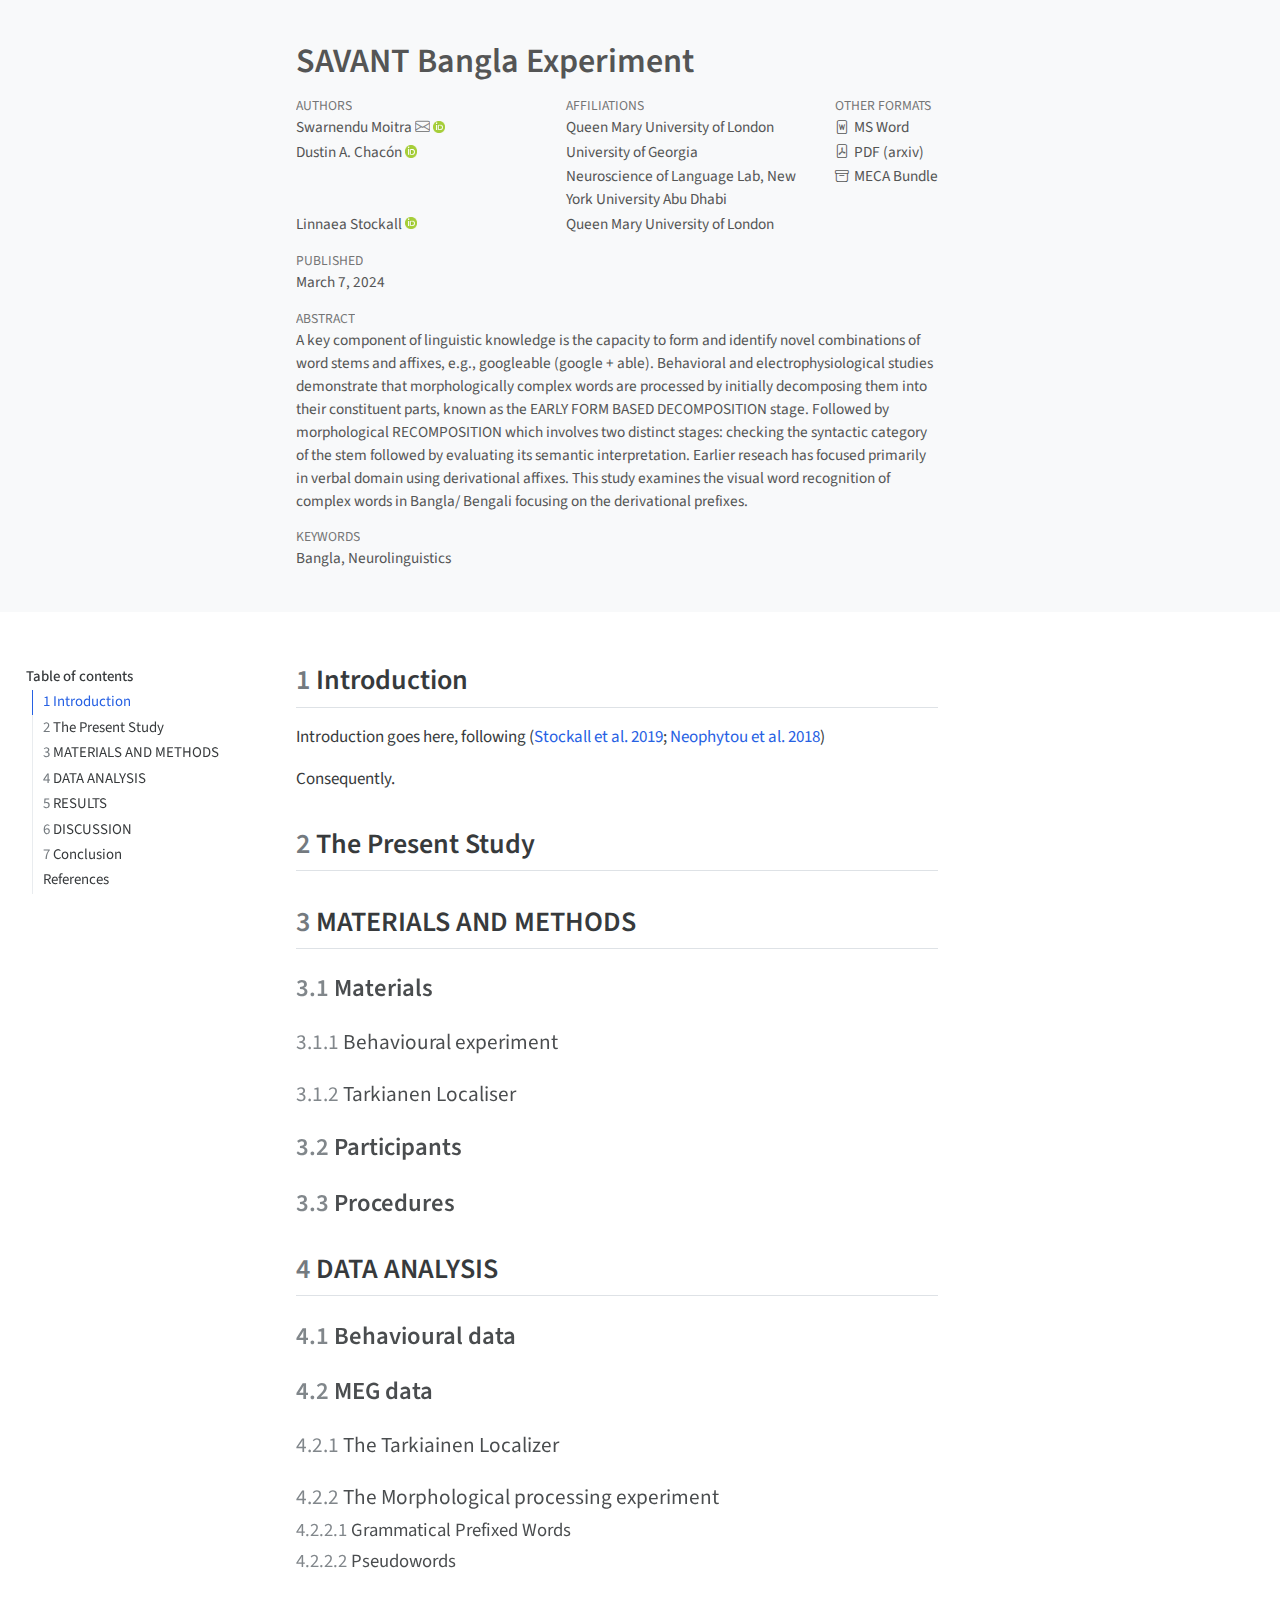
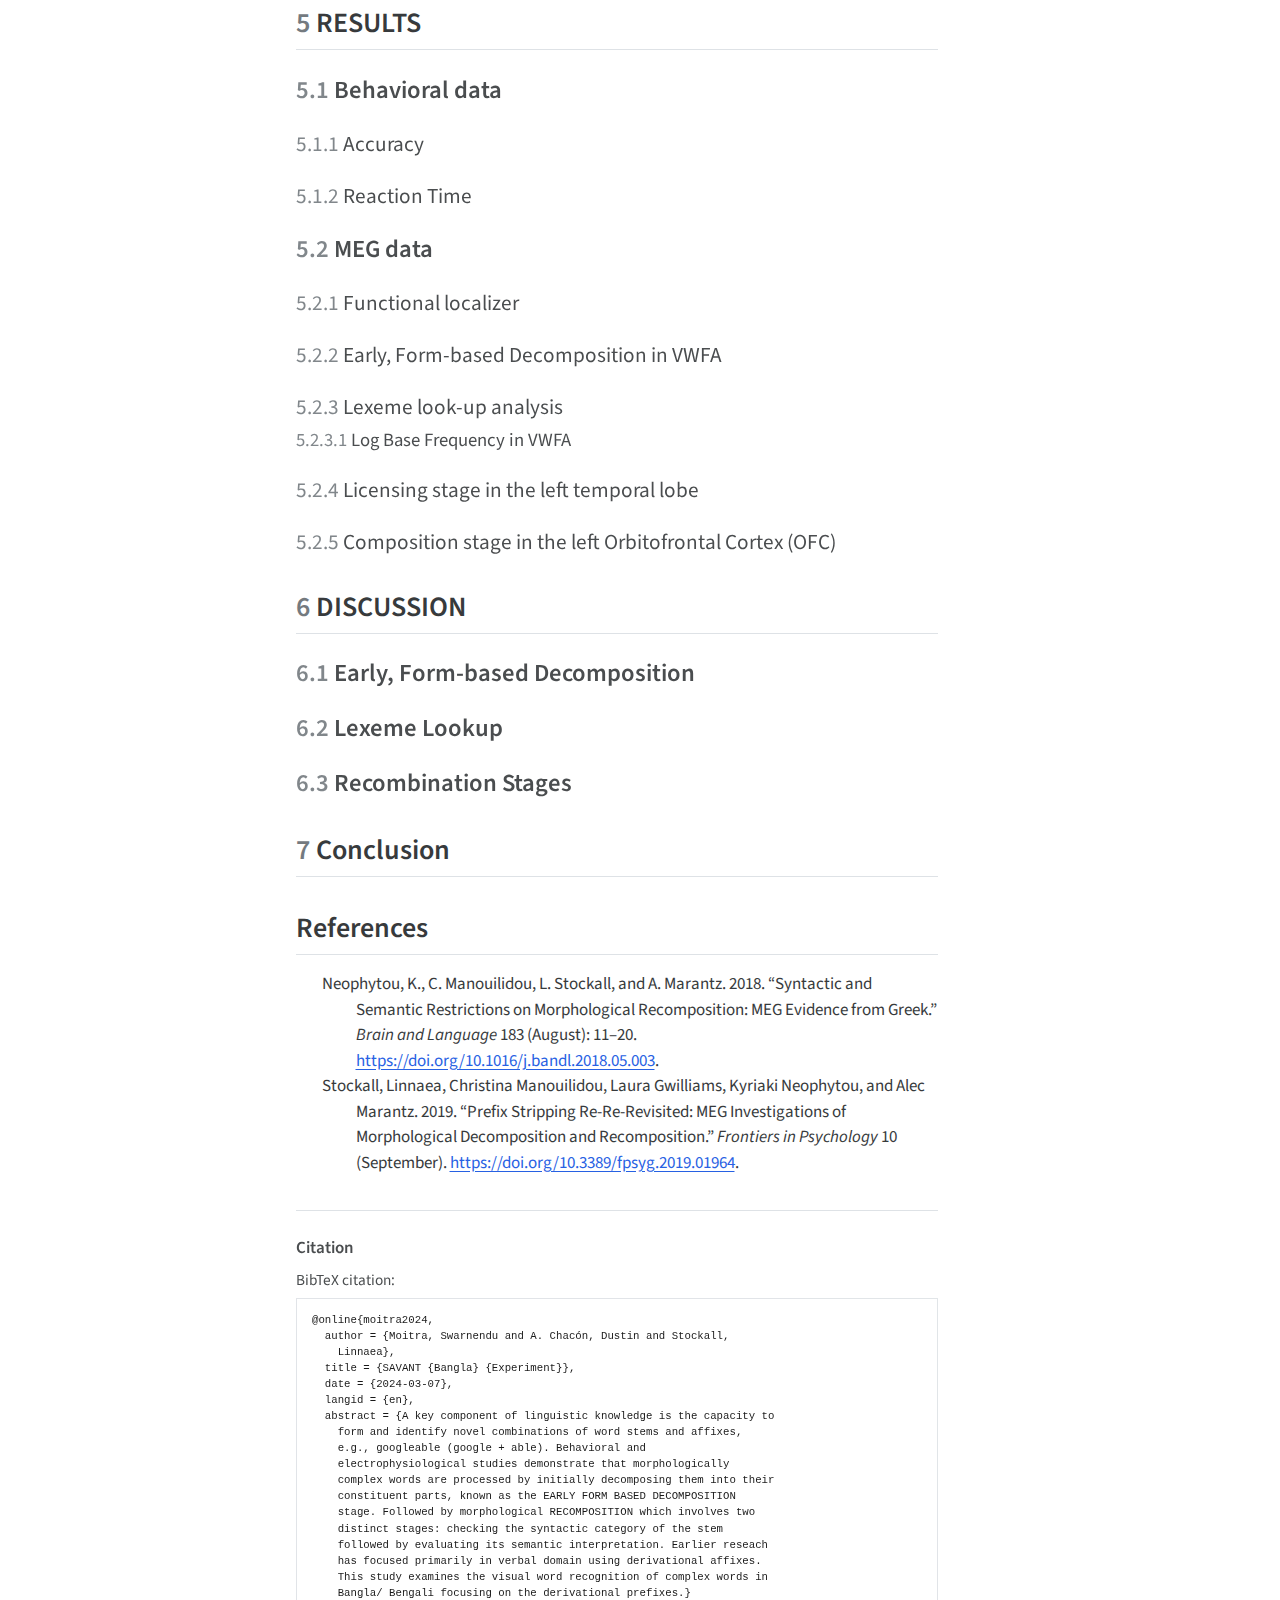
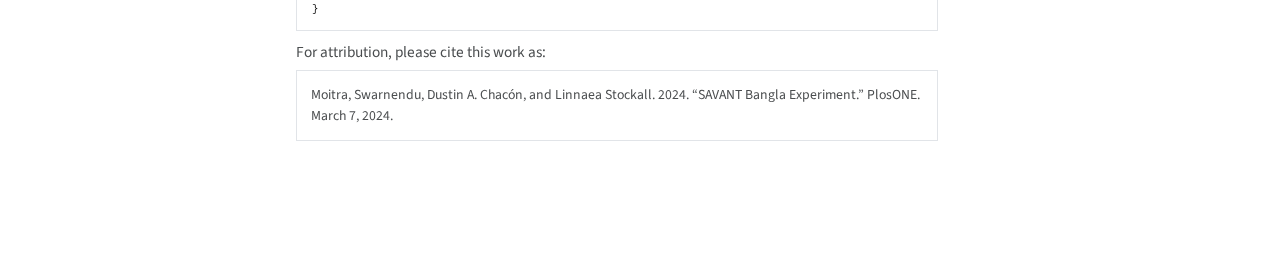
<file: index.html>
<!DOCTYPE html>
<html xmlns="http://www.w3.org/1999/xhtml" lang="en" xml:lang="en"><head>

<meta charset="utf-8">
<meta name="generator" content="quarto-1.4.549">

<meta name="viewport" content="width=device-width, initial-scale=1.0, user-scalable=yes">

<meta name="author" content="Swarnendu Moitra">
<meta name="author" content="Dustin A. Chacón">
<meta name="author" content="Linnaea Stockall">
<meta name="dcterms.date" content="2024-03-07">
<meta name="keywords" content="Bangla, Neurolinguistics">

<title>SAVANT Bangla Experiment</title>
<style>
code{white-space: pre-wrap;}
span.smallcaps{font-variant: small-caps;}
div.columns{display: flex; gap: min(4vw, 1.5em);}
div.column{flex: auto; overflow-x: auto;}
div.hanging-indent{margin-left: 1.5em; text-indent: -1.5em;}
ul.task-list{list-style: none;}
ul.task-list li input[type="checkbox"] {
  width: 0.8em;
  margin: 0 0.8em 0.2em -1em; /* quarto-specific, see https://github.com/quarto-dev/quarto-cli/issues/4556 */ 
  vertical-align: middle;
}
/* CSS for citations */
div.csl-bib-body { }
div.csl-entry {
  clear: both;
  margin-bottom: 0em;
}
.hanging-indent div.csl-entry {
  margin-left:2em;
  text-indent:-2em;
}
div.csl-left-margin {
  min-width:2em;
  float:left;
}
div.csl-right-inline {
  margin-left:2em;
  padding-left:1em;
}
div.csl-indent {
  margin-left: 2em;
}</style>


<script src="site_libs/clipboard/clipboard.min.js"></script>
<script src="site_libs/quarto-html/quarto.js"></script>
<script src="site_libs/quarto-html/popper.min.js"></script>
<script src="site_libs/quarto-html/tippy.umd.min.js"></script>
<script src="site_libs/quarto-html/anchor.min.js"></script>
<link href="site_libs/quarto-html/tippy.css" rel="stylesheet">
<link href="site_libs/quarto-html/quarto-syntax-highlighting.css" rel="stylesheet" id="quarto-text-highlighting-styles">
<script src="site_libs/bootstrap/bootstrap.min.js"></script>
<link href="site_libs/bootstrap/bootstrap-icons.css" rel="stylesheet">
<link href="site_libs/bootstrap/bootstrap.min.css" rel="stylesheet" id="quarto-bootstrap" data-mode="light">
<script async="" src="https://hypothes.is/embed.js"></script>
<script>
  window.document.addEventListener("DOMContentLoaded", function (_event) {
    document.body.classList.add('hypothesis-enabled');
  });
</script>


<meta name="citation_title" content="SAVANT Bangla Experiment">
<meta name="citation_abstract" content="A key component of linguistic knowledge is the capacity to form and identify novel combinations of word stems and affixes, e.g., googleable (google + able). Behavioral and electrophysiological studies demonstrate that morphologically complex words are processed by initially decomposing them into their constituent parts, known as the EARLY FORM BASED DECOMPOSITION stage. Followed by morphological RECOMPOSITION which involves two distinct stages: checking the syntactic category of the stem followed by evaluating its semantic interpretation. Earlier reseach has focused primarily in verbal domain using derivational affixes. This study examines the visual word recognition of complex words in Bangla/ Bengali focusing on the derivational prefixes.
">
<meta name="citation_keywords" content="Bangla,Neurolinguistics">
<meta name="citation_author" content="Swarnendu Moitra">
<meta name="citation_author" content="Dustin A. Chacón">
<meta name="citation_author" content="Linnaea Stockall">
<meta name="citation_publication_date" content="2024-03-07">
<meta name="citation_cover_date" content="2024-03-07">
<meta name="citation_year" content="2024">
<meta name="citation_online_date" content="2024-03-07">
<meta name="citation_language" content="en">
<meta name="citation_journal_title" content="PlosONE">
<meta name="citation_reference" content="citation_title=Strategies for the development of volcanic hazard maps in monogenetic volcanic fields: The example of La Palma (Canary Islands);,citation_author=José Marrero;,citation_author=Alicia García;,citation_author=Manuel Berrocoso;,citation_author=Ángeles Llinares;,citation_author=Antonio Rodríguez-Losada;,citation_author=R. Ortiz;,citation_publication_date=2019-07;,citation_cover_date=2019-07;,citation_year=2019;,citation_doi=10.1186/s13617-019-0085-5;,citation_volume=8;,citation_journal_title=Journal of Applied Volcanology;">
<meta name="citation_reference" content="citation_title=Modeling morphological processing;,citation_author=Robert Schreuder;,citation_author=R Harald Baayen;,citation_publication_date=1995;,citation_cover_date=1995;,citation_year=1995;,citation_volume=2;,citation_journal_title=Morphological aspects of language processing;,citation_publisher=Erlbaum, Hillsdale, NJ;">
<meta name="citation_reference" content="citation_title=A visual M170 effect of morphological complexity;,citation_author=Eytan Zweig;,citation_author=Liina Pylkkänen;,citation_publication_date=2009-04;,citation_cover_date=2009-04;,citation_year=2009;,citation_doi=10.1080/01690960802180420;,citation_volume=24;,citation_journal_title=Language and Cognitive Processes;">
<meta name="citation_reference" content="citation_title=Early form based morphological decomposition in tagalog: MEG evidence from reduplication, infixation and circumfixation;,citation_author=Samantha Wray;,citation_author=Linnaea Stockall;,citation_author=Alec Marantz;,citation_publication_date=2021-12;,citation_cover_date=2021-12;,citation_year=2021;,citation_doi=10.1162/nol_a_00062;,citation_volume=3;,citation_journal_title=Neurobiology of Language;">
<meta name="citation_reference" content="citation_title=Real-time functional architecture of visual word recognition;,citation_author=Caroline Whiting;,citation_author=Yury Shtyrov;,citation_author=William Marslen-Wilson;,citation_publication_date=2015-02;,citation_cover_date=2015-02;,citation_year=2015;,citation_doi=10.1162/jocn_a_00699;,citation_volume=27;,citation_journal_title=Journal of Cognitive Neuroscience;">
<meta name="citation_reference" content="citation_title=Dynamics of letter string perception in the human occipitotemporal cortex;,citation_author=A. Tarkiainen;,citation_author=P. Helenius;,citation_author=P. C. Hansen;,citation_author=P. L. Cornelissen;,citation_author=R. Salmelin;,citation_publication_date=1999-11;,citation_cover_date=1999-11;,citation_year=1999;,citation_doi=10.1093/brain/122.11.2119;,citation_volume=122;,citation_journal_title=Brain;">
<meta name="citation_reference" content="citation_title=Lexical storage and retrieval of prefixed words;,citation_author=Marcus Taft;,citation_author=Kenneth I. Forster;,citation_publication_date=1975-12;,citation_cover_date=1975-12;,citation_year=1975;,citation_doi=10.1016/s0022-5371(75)80051-x;,citation_volume=14;,citation_journal_title=Journal of Verbal Learning and Verbal Behavior;">
<meta name="citation_reference" content="citation_title=Morphological decomposition and the reverse base frequency effect;,citation_author=Marcus Taft;,citation_publication_date=2004-05;,citation_cover_date=2004-05;,citation_year=2004;,citation_doi=10.1080/02724980343000477;,citation_volume=57;,citation_journal_title=The Quarterly Journal of Experimental Psychology Section A;">
<meta name="citation_reference" content="citation_title=A sticky stick? The locus of morphological representation in the lexicon;,citation_author=Marcus Taft;,citation_author=Minh Nguyen-Hoan;,citation_publication_date=2010-02;,citation_cover_date=2010-02;,citation_year=2010;,citation_doi=10.1080/01690960903043261;,citation_volume=25;,citation_journal_title=Language and Cognitive Processes;">
<meta name="citation_reference" content="citation_title=Evidence for early morphological decomposition in visual word recognition;,citation_author=Olla Solomyak;,citation_author=Alec Marantz;,citation_publication_date=2010-09;,citation_cover_date=2010-09;,citation_year=2010;,citation_doi=10.1162/jocn.2009.21296;,citation_volume=22;,citation_journal_title=Journal of Cognitive Neuroscience;">
<meta name="citation_reference" content="citation_title=A single route, full decomposition model of morphological complexity: MEG evidence;,citation_author=Linnaea Stockall;,citation_author=Alec Marantz;,citation_publication_date=2006;,citation_cover_date=2006;,citation_year=2006;,citation_doi=10.1075/ml.1.1.07sto;,citation_volume=1;,citation_journal_title=The Mental Lexicon;">
<meta name="citation_reference" content="citation_title=Prefix stripping re-re-revisited: MEG investigations of morphological decomposition and recomposition;,citation_author=Linnaea Stockall;,citation_author=Christina Manouilidou;,citation_author=Laura Gwilliams;,citation_author=Kyriaki Neophytou;,citation_author=Alec Marantz;,citation_publication_date=2019-09;,citation_cover_date=2019-09;,citation_year=2019;,citation_doi=10.3389/fpsyg.2019.01964;,citation_volume=10;,citation_journal_title=Frontiers in Psychology;">
<meta name="citation_reference" content="citation_title=Threshold-free cluster enhancement: Addressing problems of smoothing, threshold dependence and localisation in cluster inference;,citation_author=S Smith;,citation_author=T Nichols;,citation_publication_date=2009-01;,citation_cover_date=2009-01;,citation_year=2009;,citation_doi=10.1016/j.neuroimage.2008.03.061;,citation_volume=44;,citation_journal_title=NeuroImage;">
<meta name="citation_reference" content="citation_title=The broth in my brother’s brothel: Morpho-orthographic segmentation in visual word recognition;,citation_author=Kathleen Rastle;,citation_author=Matthew H. Davis;,citation_author=Boris New;,citation_publication_date=2004-12;,citation_cover_date=2004-12;,citation_year=2004;,citation_doi=10.3758/bf03196742;,citation_volume=11;,citation_journal_title=Psychonomic Bulletin &amp;amp;amp; Review;">
<meta name="citation_reference" content="citation_title=Morphological decomposition based on the analysis of orthography;,citation_author=Kathleen Rastle;,citation_author=Matthew H. Davis;,citation_publication_date=2008-11;,citation_cover_date=2008-11;,citation_year=2008;,citation_doi=10.1080/01690960802069730;,citation_volume=23;,citation_journal_title=Language and Cognitive Processes;">
<meta name="citation_reference" content="citation_title=Syntactic and semantic restrictions on morphological recomposition: MEG evidence from greek;,citation_author=K. Neophytou;,citation_author=C. Manouilidou;,citation_author=L. Stockall;,citation_author=A. Marantz;,citation_publication_date=2018-08;,citation_cover_date=2018-08;,citation_year=2018;,citation_doi=10.1016/j.bandl.2018.05.003;,citation_volume=183;,citation_journal_title=Brain and Language;">
<meta name="citation_reference" content="citation_title=Semantic transparency and masked morphological priming: An ERP investigation;,citation_author=Joanna Morris;,citation_author=Tiffany Frank;,citation_author=Jonathan Grainger;,citation_author=Phillip J. Holcomb;,citation_publication_date=2007-07;,citation_cover_date=2007-07;,citation_year=2007;,citation_doi=10.1111/j.1469-8986.2007.00538.x;,citation_volume=44;,citation_journal_title=Psychophysiology;">
<meta name="citation_reference" content="citation_title=An electrophysiological investigation of early effects of masked morphological priming;,citation_author=Joanna Morris;,citation_author=Jonathan Grainger;,citation_author=Phillip J. Holcomb;,citation_publication_date=2008-11;,citation_cover_date=2008-11;,citation_year=2008;,citation_doi=10.1080/01690960802299386;,citation_volume=23;,citation_journal_title=Language and Cognitive Processes;">
<meta name="citation_reference" content="citation_title=Effects of lexical status and morphological complexity in masked priming: An ERP study;,citation_author=Joanna Morris;,citation_author=James H. Porter;,citation_author=Jonathan Grainger;,citation_author=Phillip J. Holcomb;,citation_publication_date=2011-05;,citation_cover_date=2011-05;,citation_year=2011;,citation_doi=10.1080/01690965.2010.495482;,citation_volume=26;,citation_journal_title=Language and Cognitive Processes;">
<meta name="citation_reference" content="citation_title=Early, equivalent ERP masked priming effects for regular and irregular morphology;,citation_author=Joanna Morris;,citation_author=Linnaea Stockall;,citation_publication_date=2012-11;,citation_cover_date=2012-11;,citation_year=2012;,citation_doi=10.1016/j.bandl.2012.07.001;,citation_volume=123;,citation_journal_title=Brain and Language;">
<meta name="citation_reference" content="citation_title=Tracking the consequences of morpho-orthographic decomposition using ERPs;,citation_author=Joanna Morris;,citation_author=Jonathan Grainger;,citation_author=Phillip J. Holcomb;,citation_publication_date=2013-09;,citation_cover_date=2013-09;,citation_year=2013;,citation_doi=10.1016/j.brainres.2013.07.016;,citation_volume=1529;,citation_journal_title=Brain Research;">
<meta name="citation_reference" content="citation_title=Balancing type i error and power in linear mixed models;,citation_author=Hannes Matuschek;,citation_author=Reinhold Kliegl;,citation_author=Shravan Vasishth;,citation_author=Harald Baayen;,citation_author=Douglas Bates;,citation_publication_date=2017-06;,citation_cover_date=2017-06;,citation_year=2017;,citation_doi=10.1016/j.jml.2017.01.001;,citation_volume=94;,citation_journal_title=Journal of Memory and Language;">
<meta name="citation_reference" content="citation_title=Early decomposition in visual word recognition: Dissociating morphology, form, and meaning;,citation_author=William D. Marslen-Wilson;,citation_author=Mirjana Bozic;,citation_author=Billi Randall;,citation_publication_date=2008-04;,citation_cover_date=2008-04;,citation_year=2008;,citation_doi=10.1080/01690960701588004;,citation_volume=23;,citation_journal_title=Language and Cognitive Processes;">
<meta name="citation_reference" content="citation_title=Processing complex pseudo-words in mild cognitive impairment: The interaction of preserved morphological rule knowledge with compromised cognitive ability;,citation_author=Christina Manouilidou;,citation_author=Barbara Dolenc;,citation_author=Tatjana Marvin;,citation_author=Zvezdan Pirtošek;,citation_publication_date=2016-01;,citation_cover_date=2016-01;,citation_year=2016;,citation_doi=10.3109/02699206.2015.1102970;,citation_journal_title=Clinical Linguistics &amp;amp;amp; Phonetics;,citation_publisher=Taylor &amp;amp; Francis;">
<meta name="citation_reference" content="citation_title=Nonparametric statistical testing of EEG- and MEG-data;,citation_author=Eric Maris;,citation_author=Robert Oostenveld;,citation_publication_date=2007-08;,citation_cover_date=2007-08;,citation_year=2007;,citation_doi=10.1016/j.jneumeth.2007.03.024;,citation_volume=164;,citation_journal_title=Journal of Neuroscience Methods;">
<meta name="citation_reference" content="citation_title=The neural basis of obligatory decomposition of suffixed words;,citation_author=Gwyneth Lewis;,citation_author=Olla Solomyak;,citation_author=Alec Marantz;,citation_publication_date=2011-09;,citation_cover_date=2011-09;,citation_year=2011;,citation_doi=10.1016/j.bandl.2011.04.004;,citation_volume=118;,citation_journal_title=Brain and Language;">
<meta name="citation_reference" content="citation_title=Contrasting semantic versus inhibitory processing in the angular gyrus: An fMRI study;,citation_author=Gwyneth A Lewis;,citation_author=David Poeppel;,citation_author=Gregory L Murphy;,citation_publication_date=2018-05;,citation_cover_date=2018-05;,citation_year=2018;,citation_doi=10.1093/cercor/bhy118;,citation_volume=29;,citation_journal_title=Cerebral Cortex;">
<meta name="citation_reference" content="citation_title=Morphological processing in the brain: The good (inflection), the bad (derivation) and the ugly (compounding);,citation_author=Alina Leminen;,citation_author=Eva Smolka;,citation_author=Jon A. Duñabeitia;,citation_author=Christos Pliatsikas;,citation_publication_date=2019-07;,citation_cover_date=2019-07;,citation_year=2019;,citation_doi=10.1016/j.cortex.2018.08.016;,citation_volume=116;,citation_journal_title=Cortex;">
<meta name="citation_reference" content="citation_title=ERP evidence of morphological analysis from orthography: A masked priming study;,citation_author=Aureliu Lavric;,citation_author=Amanda Clapp;,citation_author=Kathleen Rastle;,citation_publication_date=2007-05;,citation_cover_date=2007-05;,citation_year=2007;,citation_doi=10.1162/jocn.2007.19.5.866;,citation_volume=19;,citation_journal_title=Journal of Cognitive Neuroscience;">
<meta name="citation_reference" content="citation_title=Morphological decomposition in the recognition of prefixed and suffixed words: Evidence from korean;,citation_author=Say Young Kim;,citation_author=Min Wang;,citation_author=Marcus Taft;,citation_publication_date=2014-12;,citation_cover_date=2014-12;,citation_year=2014;,citation_doi=10.1080/10888438.2014.991019;,citation_volume=19;,citation_journal_title=Scientific Studies of Reading;">
<meta name="citation_reference" content="citation_title=O– and d–predicates: A semantic approach to the unaccusative–unergative distinction;,citation_author=Ingrid Kaufmann;,citation_publication_date=1995-01;,citation_cover_date=1995-01;,citation_year=1995;,citation_doi=10.1093/jos/12.4.377;,citation_volume=12;,citation_journal_title=Journal of Semantics;,citation_publisher=Oxford University Press;">
<meta name="citation_reference" content="citation_title=Inflection across categories: Tracking abstract morphological processing in language production with MEG;,citation_author=Miriam Hauptman;,citation_author=Esti Blanco-Elorrieta;,citation_author=Liina Pylkkänen;,citation_publication_date=2021-09;,citation_cover_date=2021-09;,citation_year=2021;,citation_doi=10.1093/cercor/bhab309;,citation_volume=32;,citation_journal_title=Cerebral Cortex;">
<meta name="citation_reference" content="citation_title=Functional characterisation of letter-specific responses in time, space and current polarity using magnetoencephalography;,citation_author=L. Gwilliams;,citation_author=G. A. Lewis;,citation_author=A. Marantz;,citation_publication_date=2016-05;,citation_cover_date=2016-05;,citation_year=2016;,citation_doi=10.1016/j.neuroimage.2016.02.057;,citation_volume=132;,citation_journal_title=NeuroImage;">
<meta name="citation_reference" content="citation_title=Morphological representations are extrapolated from morpho-syntactic rules;,citation_author=L. Gwilliams;,citation_author=A. Marantz;,citation_publication_date=2018-06;,citation_cover_date=2018-06;,citation_year=2018;,citation_doi=10.1016/j.neuropsychologia.2018.04.015;,citation_volume=114;,citation_journal_title=Neuropsychologia;">
<meta name="citation_reference" content="citation_title=MNE software for processing MEG and EEG data;,citation_author=Alexandre Gramfort;,citation_author=Martin Luessi;,citation_author=Eric Larson;,citation_author=Denis A. Engemann;,citation_author=Daniel Strohmeier;,citation_author=Christian Brodbeck;,citation_author=Lauri Parkkonen;,citation_author=Matti S. Hämäläinen;,citation_publication_date=2014-02;,citation_cover_date=2014-02;,citation_year=2014;,citation_doi=10.1016/j.neuroimage.2013.10.027;,citation_volume=86;,citation_journal_title=NeuroImage;">
<meta name="citation_reference" content="citation_title=MEG and EEG data analysis with MNE-python;,citation_author=Alexandre Gramfort;,citation_publication_date=2013;,citation_cover_date=2013;,citation_year=2013;,citation_doi=10.3389/fnins.2013.00267;,citation_volume=7;,citation_journal_title=Frontiers in Neuroscience;">
<meta name="citation_reference" content="citation_title=Neural correlates of morphological decomposition during visual word recognition;,citation_author=Brian T. Gold;,citation_author=Kathleen Rastle;,citation_publication_date=2007-12;,citation_cover_date=2007-12;,citation_year=2007;,citation_doi=10.1162/jocn.2007.19.12.1983;,citation_volume=19;,citation_journal_title=Journal of Cognitive Neuroscience;">
<meta name="citation_reference" content="citation_title=MEG masked priming evidence for form-based decomposition of irregular verbs;,citation_author=Joseph Fruchter;,citation_author=Linnaea Stockall;,citation_author=Alec Marantz;,citation_publication_date=2013;,citation_cover_date=2013;,citation_year=2013;,citation_doi=10.3389/fnhum.2013.00798;,citation_volume=7;,citation_journal_title=Frontiers in Human Neuroscience;">
<meta name="citation_reference" content="citation_title=Automated model selection in covariance estimation and spatial whitening of MEG and EEG signals;,citation_author=Denis A. Engemann;,citation_author=Alexandre Gramfort;,citation_publication_date=2015-03;,citation_cover_date=2015-03;,citation_year=2015;,citation_doi=10.1016/j.neuroimage.2014.12.040;,citation_volume=108;,citation_journal_title=NeuroImage;">
<meta name="citation_reference" content="citation_title=Sensitivity to syntax in visual cortex;,citation_author=Suzanne Dikker;,citation_author=Hugh Rabagliati;,citation_author=Liina Pylkkänen;,citation_publication_date=2009-03;,citation_cover_date=2009-03;,citation_year=2009;,citation_doi=10.1016/j.cognition.2008.09.008;,citation_volume=110;,citation_journal_title=Cognition;">
<meta name="citation_reference" content="citation_title=Dynamic statistical parametric mapping;,citation_author=Anders M. Dale;,citation_author=Arthur K. Liu;,citation_author=Bruce R. Fischl;,citation_author=Randy L. Buckner;,citation_author=John W. Belliveau;,citation_author=Jeffrey D. Lewine;,citation_author=Eric Halgren;,citation_publication_date=2000-04;,citation_cover_date=2000-04;,citation_year=2000;,citation_doi=10.1016/s0896-6273(00)81138-1;,citation_volume=26;,citation_journal_title=Neuron;">
<meta name="citation_reference" content="citation_title=“Fell” primes “fall”, but does “bell” prime “ball”? Masked priming with irregularly-inflected primes;,citation_author=Davide Crepaldi;,citation_author=Kathleen Rastle;,citation_author=Max Coltheart;,citation_author=Lyndsey Nickels;,citation_publication_date=2010-07;,citation_cover_date=2010-07;,citation_year=2010;,citation_doi=10.1016/j.jml.2010.03.002;,citation_volume=63;,citation_journal_title=Journal of Memory and Language;">
<meta name="citation_reference" content="citation_title=Masked suffix priming and morpheme positional constraints;,citation_author=Davide Crepaldi;,citation_author=Lara Hemsworth;,citation_author=Colin J. Davis;,citation_author=Kathleen Rastle;,citation_publication_date=2016-01;,citation_cover_date=2016-01;,citation_year=2016;,citation_doi=10.1080/17470218.2015.1027713;,citation_volume=69;,citation_journal_title=Quarterly Journal of Experimental Psychology;">
<meta name="citation_reference" content="citation_title=The visual word form area;,citation_author=Laurent Cohen;,citation_author=Stanislas Dehaene;,citation_author=Lionel Naccache;,citation_author=Stéphane Lehéricy;,citation_author=Ghislaine Dehaene-Lambertz;,citation_author=Marie-Anne Hénaff;,citation_author=François Michel;,citation_publication_date=2000-02;,citation_cover_date=2000-02;,citation_year=2000;,citation_doi=10.1093/brain/123.2.291;,citation_volume=123;,citation_journal_title=Brain;">
<meta name="citation_reference" content="citation_title=Morphological decomposition in bantu: A masked priming study on setswana prefixation;,citation_author=Laura Anna Ciaccio;,citation_author=Naledi Kgolo;,citation_author=Harald Clahsen;,citation_publication_date=2020-02;,citation_cover_date=2020-02;,citation_year=2020;,citation_doi=10.1080/23273798.2020.1722847;,citation_journal_title=Language, Cognition and Neuroscience;">
<meta name="citation_reference" content="citation_title=Does linear position matter for morphological processing? Evidence from a tagalog masked priming experiment;,citation_author=Dave Kenneth;,citation_author=Samantha Wray;,citation_author=Linnaea Stockall;,citation_publication_date=2023-06;,citation_cover_date=2023-06;,citation_year=2023;,citation_doi=10.1080/23273798.2023.2216813;,citation_volume=38;,citation_journal_title=Language, Cognition and Neuroscience;,citation_publisher=Taylor &amp;amp;amp; Francis;">
<meta name="citation_reference" content="citation_title=Fitting linear mixed-effects models using lme4;,citation_author=Douglas Bates;,citation_author=Martin Mächler;,citation_author=Ben Bolker;,citation_author=Steve Walker;,citation_publication_date=2019;,citation_cover_date=2019;,citation_year=2019;,citation_doi=10.18637/jss.v067.i01;,citation_volume=67;,citation_journal_title=Journal of Statistical Software;">
<meta name="citation_reference" content="citation_title=Analyzing reaction times;,citation_author=R. Harald Baayen;,citation_author=Petar Milin;,citation_publication_date=2010-12;,citation_cover_date=2010-12;,citation_year=2010;,citation_doi=10.21500/20112084.807;,citation_volume=3;,citation_journal_title=International Journal of Psychological Research;">
<meta name="citation_reference" content="citation_title=Reduction of non-periodic environmental magnetic noise in MEG measurement by continuously adjusted least squares method;,citation_author=Yuichi Adachi;,citation_author=Masahiro Shimogawara;,citation_author=Masato Higuchi;,citation_author=Yasuhiro Haruta;,citation_author=Masahito Ochiai;,citation_publication_date=2001-03;,citation_cover_date=2001-03;,citation_year=2001;,citation_doi=10.1109/77.919433;,citation_volume=11;">
</head>

<body>

<header id="title-block-header" class="quarto-title-block default toc-left page-columns page-full">
  <div class="quarto-title-banner page-columns page-full">
    <div class="quarto-title column-body">
      <h1 class="title">SAVANT Bangla Experiment</h1>
          </div>

    
    <div class="quarto-title-meta-container">
      <div class="quarto-title-meta-column-start">
            <div class="quarto-title-meta-author">
          <div class="quarto-title-meta-heading">Authors</div>
          <div class="quarto-title-meta-heading">Affiliations</div>
          
                <div class="quarto-title-meta-contents">
            <p class="author">Swarnendu Moitra <a href="mailto:s.moitra@qmul.ac.uk; swarnendu.moitra@gmail.com" class="quarto-title-author-email"><i class="bi bi-envelope"></i></a> <a href="https://orcid.org/0000-0001-6830-3284" class="quarto-title-author-orcid"> <img src="[data-uri]"></a></p>
          </div>
                <div class="quarto-title-meta-contents">
                    <p class="affiliation">
                        Queen Mary University of London
                      </p>
                  </div>
                      <div class="quarto-title-meta-contents">
            <p class="author">Dustin A. Chacón <a href="https://orcid.org/0009-0002-8438-1914" class="quarto-title-author-orcid"> <img src="[data-uri]"></a></p>
          </div>
                <div class="quarto-title-meta-contents">
                    <p class="affiliation">
                        University of Georgia
                      </p>
                    <p class="affiliation">
                        Neuroscience of Language Lab, New York University Abu Dhabi
                      </p>
                  </div>
                      <div class="quarto-title-meta-contents">
            <p class="author">Linnaea Stockall <a href="https://orcid.org/0000-0002-4700-5154" class="quarto-title-author-orcid"> <img src="[data-uri]"></a></p>
          </div>
                <div class="quarto-title-meta-contents">
                    <p class="affiliation">
                        Queen Mary University of London
                      </p>
                  </div>
                    </div>
        
        <div class="quarto-title-meta">

                      
                <div>
            <div class="quarto-title-meta-heading">Published</div>
            <div class="quarto-title-meta-contents">
              <p class="date">March 7, 2024</p>
            </div>
          </div>
          
                
              </div>
      </div>
      <div class="quarto-title-meta-column-end quarto-other-formats-target">
      <div class="quarto-alternate-formats"><div class="quarto-title-meta-heading">Other Formats</div><div class="quarto-title-meta-contents"><p><a href="index.docx"><i class="bi bi-file-word"></i>MS Word</a></p></div><div class="quarto-title-meta-contents"><p><a href="index.pdf"><i class="bi bi-file-pdf"></i>PDF (arxiv)</a></p></div><div class="quarto-title-meta-contents"><p><a href="index-meca.zip" data-meca-link="true"><i class="bi bi-archive"></i>MECA Bundle</a></p></div></div></div>
    </div>

    <div>
      <div class="abstract">
        <div class="block-title">Abstract</div>
        <p>A key component of linguistic knowledge is the capacity to form and identify novel combinations of word stems and affixes, e.g., googleable (google + able). Behavioral and electrophysiological studies demonstrate that morphologically complex words are processed by initially decomposing them into their constituent parts, known as the EARLY FORM BASED DECOMPOSITION stage. Followed by morphological RECOMPOSITION which involves two distinct stages: checking the syntactic category of the stem followed by evaluating its semantic interpretation. Earlier reseach has focused primarily in verbal domain using derivational affixes. This study examines the visual word recognition of complex words in Bangla/ Bengali focusing on the derivational prefixes.</p>
      </div>
    </div>

    <div>
      <div class="keywords">
        <div class="block-title">Keywords</div>
        <p>Bangla, Neurolinguistics</p>
      </div>
    </div>

    <div class="quarto-other-links-text-target">
    </div>  </div>
</header><div id="quarto-content" class="page-columns page-rows-contents page-layout-article toc-left">
<div id="quarto-sidebar-toc-left" class="sidebar toc-left">
  <nav id="TOC" role="doc-toc" class="toc-active">
    <h2 id="toc-title">Table of contents</h2>
   
  <ul>
  <li><a href="#introduction" id="toc-introduction" class="nav-link active" data-scroll-target="#introduction"><span class="header-section-number">1</span> Introduction</a></li>
  <li><a href="#the-present-study" id="toc-the-present-study" class="nav-link" data-scroll-target="#the-present-study"><span class="header-section-number">2</span> The Present Study</a></li>
  <li><a href="#sec-data-methods" id="toc-sec-data-methods" class="nav-link" data-scroll-target="#sec-data-methods"><span class="header-section-number">3</span> MATERIALS AND METHODS</a>
  <ul class="collapse">
  <li><a href="#materials" id="toc-materials" class="nav-link" data-scroll-target="#materials"><span class="header-section-number">3.1</span> Materials</a></li>
  <li><a href="#participants" id="toc-participants" class="nav-link" data-scroll-target="#participants"><span class="header-section-number">3.2</span> Participants</a></li>
  <li><a href="#procedures" id="toc-procedures" class="nav-link" data-scroll-target="#procedures"><span class="header-section-number">3.3</span> Procedures</a></li>
  </ul></li>
  <li><a href="#data-analysis" id="toc-data-analysis" class="nav-link" data-scroll-target="#data-analysis"><span class="header-section-number">4</span> DATA ANALYSIS</a>
  <ul class="collapse">
  <li><a href="#behavioural-data" id="toc-behavioural-data" class="nav-link" data-scroll-target="#behavioural-data"><span class="header-section-number">4.1</span> Behavioural data</a></li>
  <li><a href="#meg-data" id="toc-meg-data" class="nav-link" data-scroll-target="#meg-data"><span class="header-section-number">4.2</span> MEG data</a></li>
  </ul></li>
  <li><a href="#results" id="toc-results" class="nav-link" data-scroll-target="#results"><span class="header-section-number">5</span> RESULTS</a>
  <ul class="collapse">
  <li><a href="#behavioral-data" id="toc-behavioral-data" class="nav-link" data-scroll-target="#behavioral-data"><span class="header-section-number">5.1</span> Behavioral data</a></li>
  <li><a href="#meg-data-1" id="toc-meg-data-1" class="nav-link" data-scroll-target="#meg-data-1"><span class="header-section-number">5.2</span> MEG data</a></li>
  </ul></li>
  <li><a href="#discussion" id="toc-discussion" class="nav-link" data-scroll-target="#discussion"><span class="header-section-number">6</span> DISCUSSION</a>
  <ul class="collapse">
  <li><a href="#early-form-based-decomposition" id="toc-early-form-based-decomposition" class="nav-link" data-scroll-target="#early-form-based-decomposition"><span class="header-section-number">6.1</span> Early, Form-based Decomposition</a></li>
  <li><a href="#lexeme-lookup" id="toc-lexeme-lookup" class="nav-link" data-scroll-target="#lexeme-lookup"><span class="header-section-number">6.2</span> Lexeme Lookup</a></li>
  <li><a href="#recombination-stages" id="toc-recombination-stages" class="nav-link" data-scroll-target="#recombination-stages"><span class="header-section-number">6.3</span> Recombination Stages</a></li>
  </ul></li>
  <li><a href="#conclusion" id="toc-conclusion" class="nav-link" data-scroll-target="#conclusion"><span class="header-section-number">7</span> Conclusion</a></li>
  <li><a href="#references" id="toc-references" class="nav-link" data-scroll-target="#references">References</a></li>
  </ul>
</nav>
</div>
<div id="quarto-margin-sidebar" class="sidebar margin-sidebar">
</div>
<main class="content quarto-banner-title-block" id="quarto-document-content">



  


<section id="introduction" class="level2" data-number="1">
<h2 data-number="1" class="anchored" data-anchor-id="introduction"><span class="header-section-number">1</span> Introduction</h2>
<p>Introduction goes here, following <span class="citation" data-cites="stockall_2019_prefix neophytou_2018_syntactic">(<a href="#ref-stockall_2019_prefix" role="doc-biblioref">Stockall et al. 2019</a>; <a href="#ref-neophytou_2018_syntactic" role="doc-biblioref">Neophytou et al. 2018</a>)</span></p>
<p>Consequently.</p>
</section>
<section id="the-present-study" class="level2" data-number="2">
<h2 data-number="2" class="anchored" data-anchor-id="the-present-study"><span class="header-section-number">2</span> The Present Study</h2>
</section>
<section id="sec-data-methods" class="level2" data-number="3">
<h2 data-number="3" class="anchored" data-anchor-id="sec-data-methods"><span class="header-section-number">3</span> MATERIALS AND METHODS</h2>
<section id="materials" class="level3" data-number="3.1">
<h3 data-number="3.1" class="anchored" data-anchor-id="materials"><span class="header-section-number">3.1</span> Materials</h3>
<section id="behavioural-experiment" class="level4" data-number="3.1.1">
<h4 data-number="3.1.1" class="anchored" data-anchor-id="behavioural-experiment"><span class="header-section-number">3.1.1</span> Behavioural experiment</h4>
</section>
<section id="tarkianen-localiser" class="level4" data-number="3.1.2">
<h4 data-number="3.1.2" class="anchored" data-anchor-id="tarkianen-localiser"><span class="header-section-number">3.1.2</span> Tarkianen Localiser</h4>
</section>
</section>
<section id="participants" class="level3" data-number="3.2">
<h3 data-number="3.2" class="anchored" data-anchor-id="participants"><span class="header-section-number">3.2</span> Participants</h3>
</section>
<section id="procedures" class="level3" data-number="3.3">
<h3 data-number="3.3" class="anchored" data-anchor-id="procedures"><span class="header-section-number">3.3</span> Procedures</h3>
</section>
</section>
<section id="data-analysis" class="level2" data-number="4">
<h2 data-number="4" class="anchored" data-anchor-id="data-analysis"><span class="header-section-number">4</span> DATA ANALYSIS</h2>
<section id="behavioural-data" class="level3" data-number="4.1">
<h3 data-number="4.1" class="anchored" data-anchor-id="behavioural-data"><span class="header-section-number">4.1</span> Behavioural data</h3>
</section>
<section id="meg-data" class="level3" data-number="4.2">
<h3 data-number="4.2" class="anchored" data-anchor-id="meg-data"><span class="header-section-number">4.2</span> MEG data</h3>
<section id="the-tarkiainen-localizer" class="level4" data-number="4.2.1">
<h4 data-number="4.2.1" class="anchored" data-anchor-id="the-tarkiainen-localizer"><span class="header-section-number">4.2.1</span> The Tarkiainen Localizer</h4>
</section>
<section id="the-morphological-processing-experiment" class="level4" data-number="4.2.2">
<h4 data-number="4.2.2" class="anchored" data-anchor-id="the-morphological-processing-experiment"><span class="header-section-number">4.2.2</span> The Morphological processing experiment</h4>
<section id="grammatical-prefixed-words" class="level5" data-number="4.2.2.1">
<h5 data-number="4.2.2.1" class="anchored" data-anchor-id="grammatical-prefixed-words"><span class="header-section-number">4.2.2.1</span> Grammatical Prefixed Words</h5>
</section>
<section id="pseudowords" class="level5" data-number="4.2.2.2">
<h5 data-number="4.2.2.2" class="anchored" data-anchor-id="pseudowords"><span class="header-section-number">4.2.2.2</span> Pseudowords</h5>
</section>
</section>
</section>
</section>
<section id="results" class="level2" data-number="5">
<h2 data-number="5" class="anchored" data-anchor-id="results"><span class="header-section-number">5</span> RESULTS</h2>
<section id="behavioral-data" class="level3" data-number="5.1">
<h3 data-number="5.1" class="anchored" data-anchor-id="behavioral-data"><span class="header-section-number">5.1</span> Behavioral data</h3>
<section id="accuracy" class="level4" data-number="5.1.1">
<h4 data-number="5.1.1" class="anchored" data-anchor-id="accuracy"><span class="header-section-number">5.1.1</span> Accuracy</h4>
</section>
<section id="reaction-time" class="level4" data-number="5.1.2">
<h4 data-number="5.1.2" class="anchored" data-anchor-id="reaction-time"><span class="header-section-number">5.1.2</span> Reaction Time</h4>
</section>
</section>
<section id="meg-data-1" class="level3" data-number="5.2">
<h3 data-number="5.2" class="anchored" data-anchor-id="meg-data-1"><span class="header-section-number">5.2</span> MEG data</h3>
<section id="functional-localizer" class="level4" data-number="5.2.1">
<h4 data-number="5.2.1" class="anchored" data-anchor-id="functional-localizer"><span class="header-section-number">5.2.1</span> Functional localizer</h4>
</section>
<section id="early-form-based-decomposition-in-vwfa" class="level4" data-number="5.2.2">
<h4 data-number="5.2.2" class="anchored" data-anchor-id="early-form-based-decomposition-in-vwfa"><span class="header-section-number">5.2.2</span> Early, Form-based Decomposition in VWFA</h4>
</section>
<section id="lexeme-look-up-analysis" class="level4" data-number="5.2.3">
<h4 data-number="5.2.3" class="anchored" data-anchor-id="lexeme-look-up-analysis"><span class="header-section-number">5.2.3</span> Lexeme look-up analysis</h4>
<section id="log-base-frequency-in-vwfa" class="level5" data-number="5.2.3.1">
<h5 data-number="5.2.3.1" class="anchored" data-anchor-id="log-base-frequency-in-vwfa"><span class="header-section-number">5.2.3.1</span> Log Base Frequency in VWFA</h5>
</section>
</section>
<section id="licensing-stage-in-the-left-temporal-lobe" class="level4" data-number="5.2.4">
<h4 data-number="5.2.4" class="anchored" data-anchor-id="licensing-stage-in-the-left-temporal-lobe"><span class="header-section-number">5.2.4</span> Licensing stage in the left temporal lobe</h4>
</section>
<section id="composition-stage-in-the-left-orbitofrontal-cortex-ofc" class="level4" data-number="5.2.5">
<h4 data-number="5.2.5" class="anchored" data-anchor-id="composition-stage-in-the-left-orbitofrontal-cortex-ofc"><span class="header-section-number">5.2.5</span> Composition stage in the left Orbitofrontal Cortex (OFC)</h4>
</section>
</section>
</section>
<section id="discussion" class="level2" data-number="6">
<h2 data-number="6" class="anchored" data-anchor-id="discussion"><span class="header-section-number">6</span> DISCUSSION</h2>
<section id="early-form-based-decomposition" class="level3" data-number="6.1">
<h3 data-number="6.1" class="anchored" data-anchor-id="early-form-based-decomposition"><span class="header-section-number">6.1</span> Early, Form-based Decomposition</h3>
</section>
<section id="lexeme-lookup" class="level3" data-number="6.2">
<h3 data-number="6.2" class="anchored" data-anchor-id="lexeme-lookup"><span class="header-section-number">6.2</span> Lexeme Lookup</h3>
</section>
<section id="recombination-stages" class="level3" data-number="6.3">
<h3 data-number="6.3" class="anchored" data-anchor-id="recombination-stages"><span class="header-section-number">6.3</span> Recombination Stages</h3>
</section>
</section>
<section id="conclusion" class="level2" data-number="7">
<h2 data-number="7" class="anchored" data-anchor-id="conclusion"><span class="header-section-number">7</span> Conclusion</h2>
</section>
<section id="references" class="level2 unnumbered">
<h2 class="unnumbered anchored" data-anchor-id="references">References</h2>
<div id="refs" class="references csl-bib-body hanging-indent" data-entry-spacing="0" role="list">
<div id="ref-neophytou_2018_syntactic" class="csl-entry" role="listitem">
Neophytou, K., C. Manouilidou, L. Stockall, and A. Marantz. 2018. <span>“Syntactic and Semantic Restrictions on Morphological Recomposition: MEG Evidence from Greek.”</span> <em>Brain and Language</em> 183 (August): 11–20. <a href="https://doi.org/10.1016/j.bandl.2018.05.003">https://doi.org/10.1016/j.bandl.2018.05.003</a>.
</div>
<div id="ref-stockall_2019_prefix" class="csl-entry" role="listitem">
Stockall, Linnaea, Christina Manouilidou, Laura Gwilliams, Kyriaki Neophytou, and Alec Marantz. 2019. <span>“Prefix Stripping Re-Re-Revisited: MEG Investigations of Morphological Decomposition and Recomposition.”</span> <em>Frontiers in Psychology</em> 10 (September). <a href="https://doi.org/10.3389/fpsyg.2019.01964">https://doi.org/10.3389/fpsyg.2019.01964</a>.
</div>
</div>
</section>

<div id="quarto-appendix" class="default"><section class="quarto-appendix-contents" id="quarto-citation"><h2 class="anchored quarto-appendix-heading">Citation</h2><div><div class="quarto-appendix-secondary-label">BibTeX citation:</div><pre class="sourceCode code-with-copy quarto-appendix-bibtex"><code class="sourceCode bibtex">@online{moitra2024,
  author = {Moitra, Swarnendu and A. Chacón, Dustin and Stockall,
    Linnaea},
  title = {SAVANT {Bangla} {Experiment}},
  date = {2024-03-07},
  langid = {en},
  abstract = {A key component of linguistic knowledge is the capacity to
    form and identify novel combinations of word stems and affixes,
    e.g., googleable (google + able). Behavioral and
    electrophysiological studies demonstrate that morphologically
    complex words are processed by initially decomposing them into their
    constituent parts, known as the EARLY FORM BASED DECOMPOSITION
    stage. Followed by morphological RECOMPOSITION which involves two
    distinct stages: checking the syntactic category of the stem
    followed by evaluating its semantic interpretation. Earlier reseach
    has focused primarily in verbal domain using derivational affixes.
    This study examines the visual word recognition of complex words in
    Bangla/ Bengali focusing on the derivational prefixes.}
}
</code><button title="Copy to Clipboard" class="code-copy-button"><i class="bi"></i></button></pre><div class="quarto-appendix-secondary-label">For attribution, please cite this work as:</div><div id="ref-moitra2024" class="csl-entry quarto-appendix-citeas" role="listitem">
Moitra, Swarnendu, Dustin A. Chacón, and Linnaea Stockall. 2024.
<span>“SAVANT Bangla Experiment.”</span> PlosONE. March 7, 2024.
</div></div></section></div></main>
<!-- /main column -->
<script id="quarto-html-after-body" type="application/javascript">
window.document.addEventListener("DOMContentLoaded", function (event) {
  const toggleBodyColorMode = (bsSheetEl) => {
    const mode = bsSheetEl.getAttribute("data-mode");
    const bodyEl = window.document.querySelector("body");
    if (mode === "dark") {
      bodyEl.classList.add("quarto-dark");
      bodyEl.classList.remove("quarto-light");
    } else {
      bodyEl.classList.add("quarto-light");
      bodyEl.classList.remove("quarto-dark");
    }
  }
  const toggleBodyColorPrimary = () => {
    const bsSheetEl = window.document.querySelector("link#quarto-bootstrap");
    if (bsSheetEl) {
      toggleBodyColorMode(bsSheetEl);
    }
  }
  toggleBodyColorPrimary();  
  const icon = "";
  const anchorJS = new window.AnchorJS();
  anchorJS.options = {
    placement: 'right',
    icon: icon
  };
  anchorJS.add('.anchored');
  const isCodeAnnotation = (el) => {
    for (const clz of el.classList) {
      if (clz.startsWith('code-annotation-')) {                     
        return true;
      }
    }
    return false;
  }
  const clipboard = new window.ClipboardJS('.code-copy-button', {
    text: function(trigger) {
      const codeEl = trigger.previousElementSibling.cloneNode(true);
      for (const childEl of codeEl.children) {
        if (isCodeAnnotation(childEl)) {
          childEl.remove();
        }
      }
      return codeEl.innerText;
    }
  });
  clipboard.on('success', function(e) {
    // button target
    const button = e.trigger;
    // don't keep focus
    button.blur();
    // flash "checked"
    button.classList.add('code-copy-button-checked');
    var currentTitle = button.getAttribute("title");
    button.setAttribute("title", "Copied!");
    let tooltip;
    if (window.bootstrap) {
      button.setAttribute("data-bs-toggle", "tooltip");
      button.setAttribute("data-bs-placement", "left");
      button.setAttribute("data-bs-title", "Copied!");
      tooltip = new bootstrap.Tooltip(button, 
        { trigger: "manual", 
          customClass: "code-copy-button-tooltip",
          offset: [0, -8]});
      tooltip.show();    
    }
    setTimeout(function() {
      if (tooltip) {
        tooltip.hide();
        button.removeAttribute("data-bs-title");
        button.removeAttribute("data-bs-toggle");
        button.removeAttribute("data-bs-placement");
      }
      button.setAttribute("title", currentTitle);
      button.classList.remove('code-copy-button-checked');
    }, 1000);
    // clear code selection
    e.clearSelection();
  });
  function tippyHover(el, contentFn, onTriggerFn, onUntriggerFn) {
    const config = {
      allowHTML: true,
      maxWidth: 500,
      delay: 100,
      arrow: false,
      appendTo: function(el) {
          return el.parentElement;
      },
      interactive: true,
      interactiveBorder: 10,
      theme: 'quarto',
      placement: 'bottom-start',
    };
    if (contentFn) {
      config.content = contentFn;
    }
    if (onTriggerFn) {
      config.onTrigger = onTriggerFn;
    }
    if (onUntriggerFn) {
      config.onUntrigger = onUntriggerFn;
    }
    window.tippy(el, config); 
  }
  const noterefs = window.document.querySelectorAll('a[role="doc-noteref"]');
  for (var i=0; i<noterefs.length; i++) {
    const ref = noterefs[i];
    tippyHover(ref, function() {
      // use id or data attribute instead here
      let href = ref.getAttribute('data-footnote-href') || ref.getAttribute('href');
      try { href = new URL(href).hash; } catch {}
      const id = href.replace(/^#\/?/, "");
      const note = window.document.getElementById(id);
      return note.innerHTML;
    });
  }
  const xrefs = window.document.querySelectorAll('a.quarto-xref');
  const processXRef = (id, note) => {
    // Strip column container classes
    const stripColumnClz = (el) => {
      el.classList.remove("page-full", "page-columns");
      if (el.children) {
        for (const child of el.children) {
          stripColumnClz(child);
        }
      }
    }
    stripColumnClz(note)
    if (id === null || id.startsWith('sec-')) {
      // Special case sections, only their first couple elements
      const container = document.createElement("div");
      if (note.children && note.children.length > 2) {
        container.appendChild(note.children[0].cloneNode(true));
        for (let i = 1; i < note.children.length; i++) {
          const child = note.children[i];
          if (child.tagName === "P" && child.innerText === "") {
            continue;
          } else {
            container.appendChild(child.cloneNode(true));
            break;
          }
        }
        if (window.Quarto?.typesetMath) {
          window.Quarto.typesetMath(container);
        }
        return container.innerHTML
      } else {
        if (window.Quarto?.typesetMath) {
          window.Quarto.typesetMath(note);
        }
        return note.innerHTML;
      }
    } else {
      // Remove any anchor links if they are present
      const anchorLink = note.querySelector('a.anchorjs-link');
      if (anchorLink) {
        anchorLink.remove();
      }
      if (window.Quarto?.typesetMath) {
        window.Quarto.typesetMath(note);
      }
      // TODO in 1.5, we should make sure this works without a callout special case
      if (note.classList.contains("callout")) {
        return note.outerHTML;
      } else {
        return note.innerHTML;
      }
    }
  }
  for (var i=0; i<xrefs.length; i++) {
    const xref = xrefs[i];
    tippyHover(xref, undefined, function(instance) {
      instance.disable();
      let url = xref.getAttribute('href');
      let hash = undefined; 
      if (url.startsWith('#')) {
        hash = url;
      } else {
        try { hash = new URL(url).hash; } catch {}
      }
      if (hash) {
        const id = hash.replace(/^#\/?/, "");
        const note = window.document.getElementById(id);
        if (note !== null) {
          try {
            const html = processXRef(id, note.cloneNode(true));
            instance.setContent(html);
          } finally {
            instance.enable();
            instance.show();
          }
        } else {
          // See if we can fetch this
          fetch(url.split('#')[0])
          .then(res => res.text())
          .then(html => {
            const parser = new DOMParser();
            const htmlDoc = parser.parseFromString(html, "text/html");
            const note = htmlDoc.getElementById(id);
            if (note !== null) {
              const html = processXRef(id, note);
              instance.setContent(html);
            } 
          }).finally(() => {
            instance.enable();
            instance.show();
          });
        }
      } else {
        // See if we can fetch a full url (with no hash to target)
        // This is a special case and we should probably do some content thinning / targeting
        fetch(url)
        .then(res => res.text())
        .then(html => {
          const parser = new DOMParser();
          const htmlDoc = parser.parseFromString(html, "text/html");
          const note = htmlDoc.querySelector('main.content');
          if (note !== null) {
            // This should only happen for chapter cross references
            // (since there is no id in the URL)
            // remove the first header
            if (note.children.length > 0 && note.children[0].tagName === "HEADER") {
              note.children[0].remove();
            }
            const html = processXRef(null, note);
            instance.setContent(html);
          } 
        }).finally(() => {
          instance.enable();
          instance.show();
        });
      }
    }, function(instance) {
    });
  }
      let selectedAnnoteEl;
      const selectorForAnnotation = ( cell, annotation) => {
        let cellAttr = 'data-code-cell="' + cell + '"';
        let lineAttr = 'data-code-annotation="' +  annotation + '"';
        const selector = 'span[' + cellAttr + '][' + lineAttr + ']';
        return selector;
      }
      const selectCodeLines = (annoteEl) => {
        const doc = window.document;
        const targetCell = annoteEl.getAttribute("data-target-cell");
        const targetAnnotation = annoteEl.getAttribute("data-target-annotation");
        const annoteSpan = window.document.querySelector(selectorForAnnotation(targetCell, targetAnnotation));
        const lines = annoteSpan.getAttribute("data-code-lines").split(",");
        const lineIds = lines.map((line) => {
          return targetCell + "-" + line;
        })
        let top = null;
        let height = null;
        let parent = null;
        if (lineIds.length > 0) {
            //compute the position of the single el (top and bottom and make a div)
            const el = window.document.getElementById(lineIds[0]);
            top = el.offsetTop;
            height = el.offsetHeight;
            parent = el.parentElement.parentElement;
          if (lineIds.length > 1) {
            const lastEl = window.document.getElementById(lineIds[lineIds.length - 1]);
            const bottom = lastEl.offsetTop + lastEl.offsetHeight;
            height = bottom - top;
          }
          if (top !== null && height !== null && parent !== null) {
            // cook up a div (if necessary) and position it 
            let div = window.document.getElementById("code-annotation-line-highlight");
            if (div === null) {
              div = window.document.createElement("div");
              div.setAttribute("id", "code-annotation-line-highlight");
              div.style.position = 'absolute';
              parent.appendChild(div);
            }
            div.style.top = top - 2 + "px";
            div.style.height = height + 4 + "px";
            div.style.left = 0;
            let gutterDiv = window.document.getElementById("code-annotation-line-highlight-gutter");
            if (gutterDiv === null) {
              gutterDiv = window.document.createElement("div");
              gutterDiv.setAttribute("id", "code-annotation-line-highlight-gutter");
              gutterDiv.style.position = 'absolute';
              const codeCell = window.document.getElementById(targetCell);
              const gutter = codeCell.querySelector('.code-annotation-gutter');
              gutter.appendChild(gutterDiv);
            }
            gutterDiv.style.top = top - 2 + "px";
            gutterDiv.style.height = height + 4 + "px";
          }
          selectedAnnoteEl = annoteEl;
        }
      };
      const unselectCodeLines = () => {
        const elementsIds = ["code-annotation-line-highlight", "code-annotation-line-highlight-gutter"];
        elementsIds.forEach((elId) => {
          const div = window.document.getElementById(elId);
          if (div) {
            div.remove();
          }
        });
        selectedAnnoteEl = undefined;
      };
        // Handle positioning of the toggle
    window.addEventListener(
      "resize",
      throttle(() => {
        elRect = undefined;
        if (selectedAnnoteEl) {
          selectCodeLines(selectedAnnoteEl);
        }
      }, 10)
    );
    function throttle(fn, ms) {
    let throttle = false;
    let timer;
      return (...args) => {
        if(!throttle) { // first call gets through
            fn.apply(this, args);
            throttle = true;
        } else { // all the others get throttled
            if(timer) clearTimeout(timer); // cancel #2
            timer = setTimeout(() => {
              fn.apply(this, args);
              timer = throttle = false;
            }, ms);
        }
      };
    }
      // Attach click handler to the DT
      const annoteDls = window.document.querySelectorAll('dt[data-target-cell]');
      for (const annoteDlNode of annoteDls) {
        annoteDlNode.addEventListener('click', (event) => {
          const clickedEl = event.target;
          if (clickedEl !== selectedAnnoteEl) {
            unselectCodeLines();
            const activeEl = window.document.querySelector('dt[data-target-cell].code-annotation-active');
            if (activeEl) {
              activeEl.classList.remove('code-annotation-active');
            }
            selectCodeLines(clickedEl);
            clickedEl.classList.add('code-annotation-active');
          } else {
            // Unselect the line
            unselectCodeLines();
            clickedEl.classList.remove('code-annotation-active');
          }
        });
      }
  const findCites = (el) => {
    const parentEl = el.parentElement;
    if (parentEl) {
      const cites = parentEl.dataset.cites;
      if (cites) {
        return {
          el,
          cites: cites.split(' ')
        };
      } else {
        return findCites(el.parentElement)
      }
    } else {
      return undefined;
    }
  };
  var bibliorefs = window.document.querySelectorAll('a[role="doc-biblioref"]');
  for (var i=0; i<bibliorefs.length; i++) {
    const ref = bibliorefs[i];
    const citeInfo = findCites(ref);
    if (citeInfo) {
      tippyHover(citeInfo.el, function() {
        var popup = window.document.createElement('div');
        citeInfo.cites.forEach(function(cite) {
          var citeDiv = window.document.createElement('div');
          citeDiv.classList.add('hanging-indent');
          citeDiv.classList.add('csl-entry');
          var biblioDiv = window.document.getElementById('ref-' + cite);
          if (biblioDiv) {
            citeDiv.innerHTML = biblioDiv.innerHTML;
          }
          popup.appendChild(citeDiv);
        });
        return popup.innerHTML;
      });
    }
  }
});
</script>
</div> <!-- /content -->




</body></html>
</file>
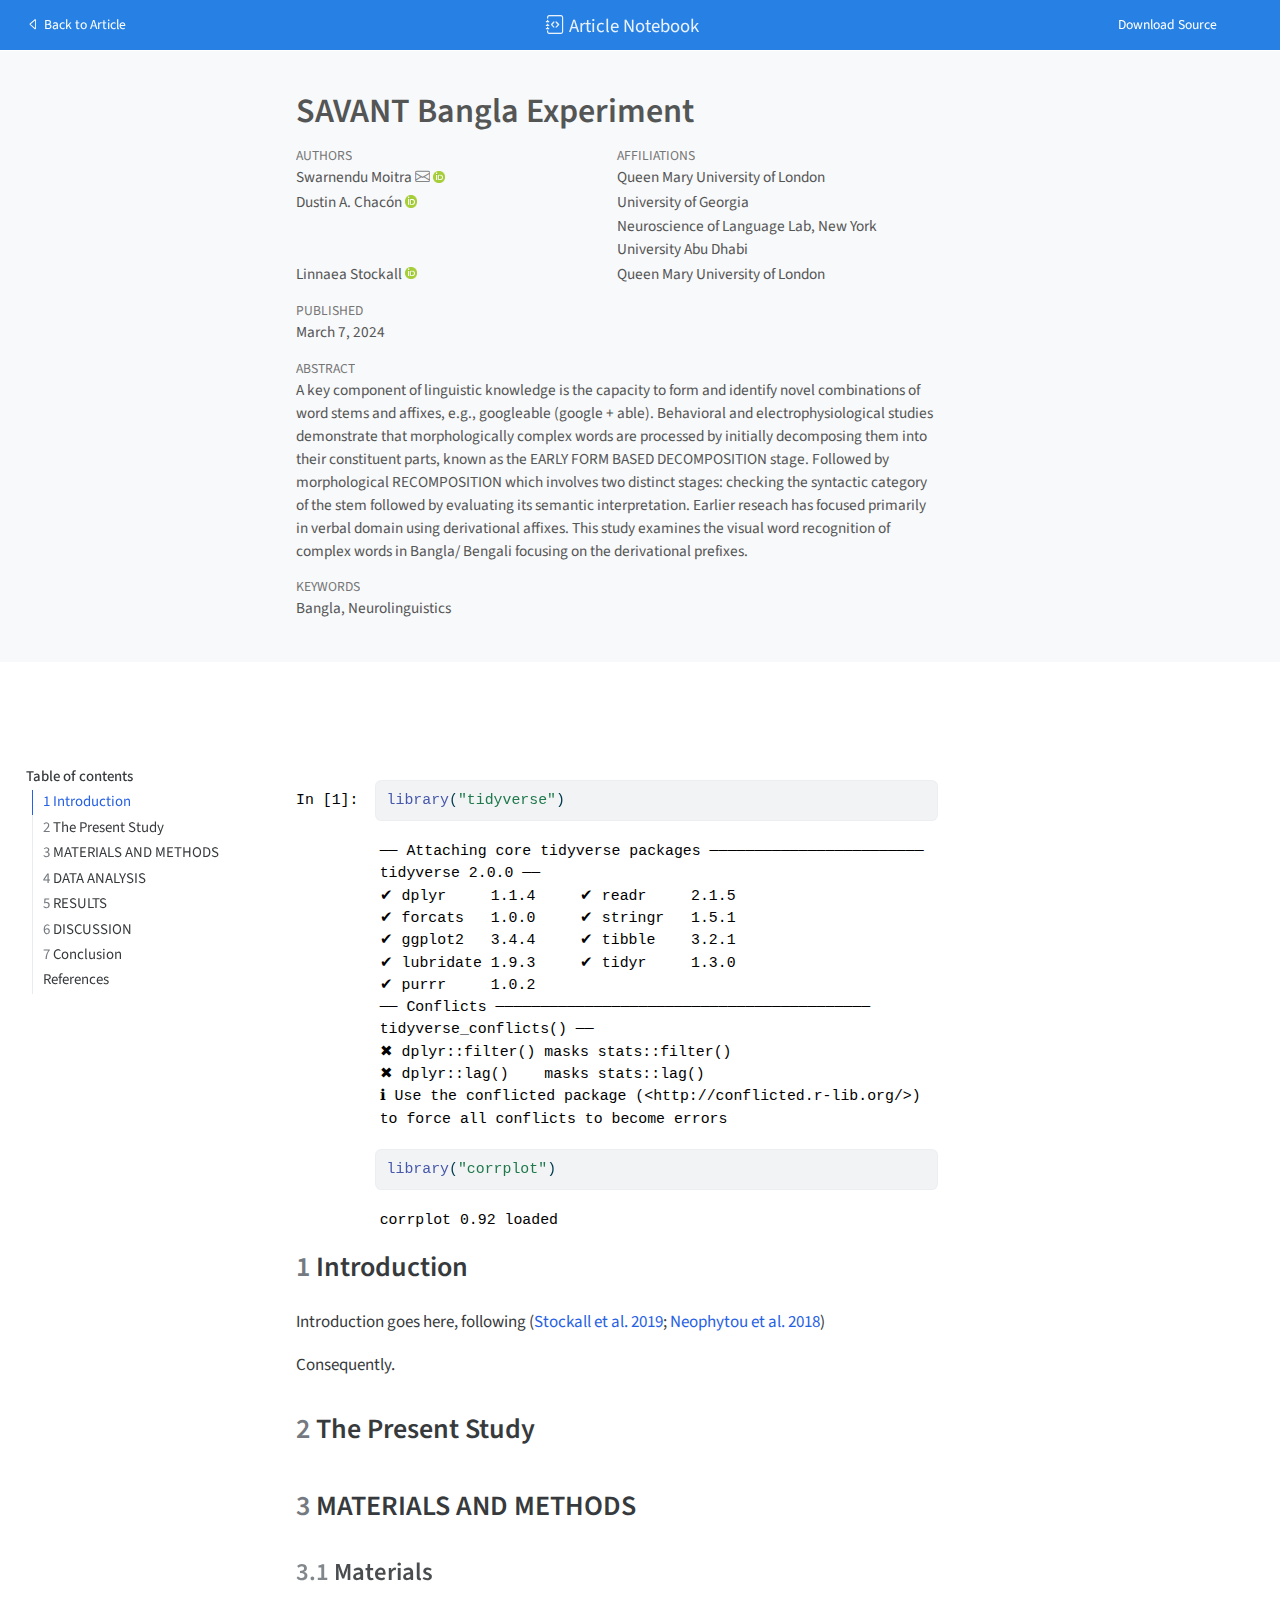
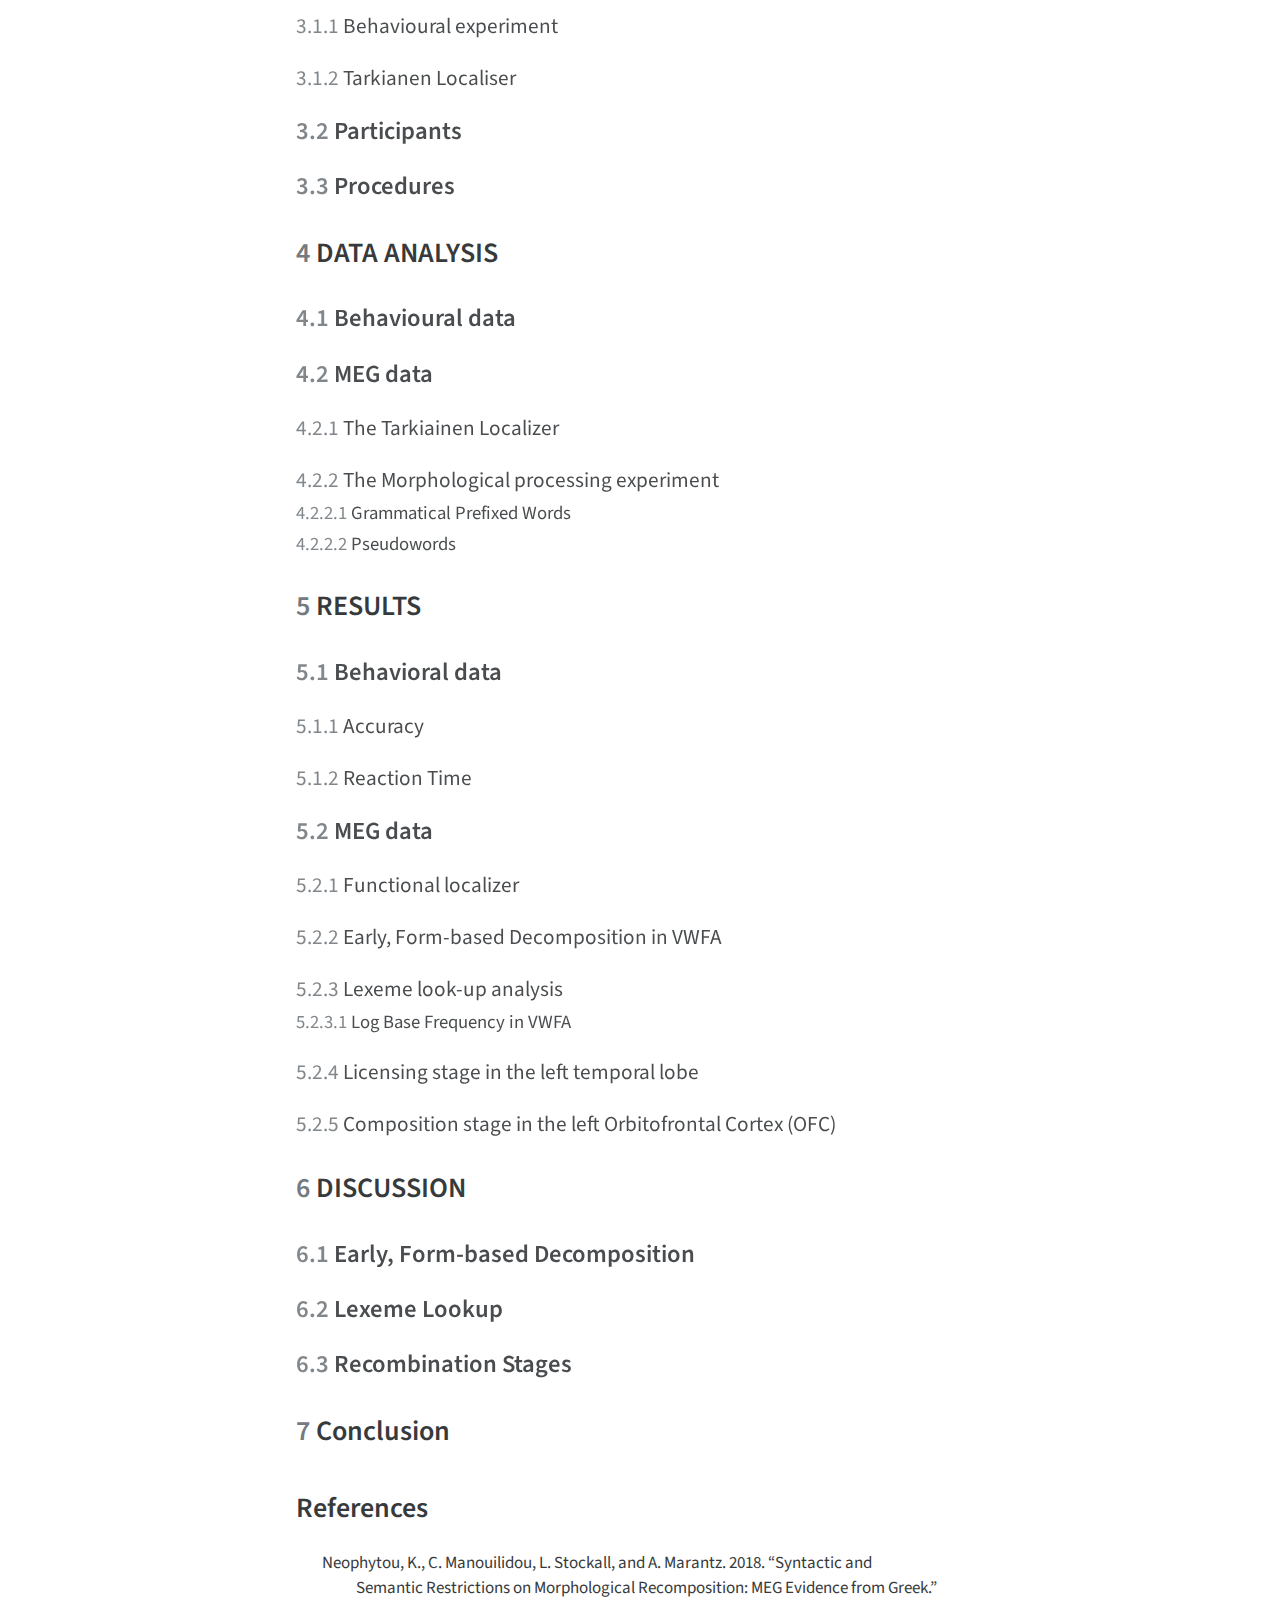
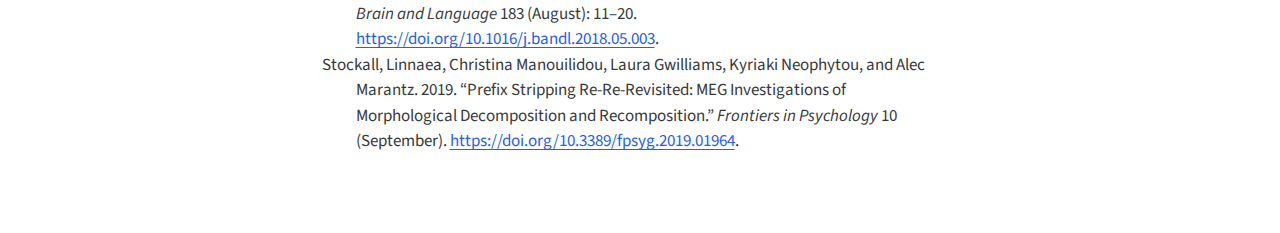
<file: index-preview.html>
<!DOCTYPE html>
<html xmlns="http://www.w3.org/1999/xhtml" lang="en" xml:lang="en"><head>
    <meta charset="utf-8">
    <meta name="generator" content="quarto-1.4.549">

    <meta name="viewport" content="width=device-width, initial-scale=1.0, user-scalable=yes">

    <meta name="author" content="Swarnendu Moitra">
    <meta name="author" content="Dustin A. Chacón">
    <meta name="author" content="Linnaea Stockall">
    <meta name="dcterms.date" content="2024-03-07">
    <meta name="keywords" content="Bangla, Neurolinguistics">

    <title>SAVANT Bangla Experiment</title>
    <style>
      code{white-space: pre-wrap;}
      span.smallcaps{font-variant: small-caps;}
      div.columns{display: flex; gap: min(4vw, 1.5em);}
      div.column{flex: auto; overflow-x: auto;}
      div.hanging-indent{margin-left: 1.5em; text-indent: -1.5em;}
      ul.task-list{list-style: none;}
      ul.task-list li input[type="checkbox"] {
        width: 0.8em;
        margin: 0 0.8em 0.2em -1em; /* quarto-specific, see https://github.com/quarto-dev/quarto-cli/issues/4556 */ 
        vertical-align: middle;
      }
      /* CSS for syntax highlighting */
      pre > code.sourceCode { white-space: pre; position: relative; }
      pre > code.sourceCode > span { line-height: 1.25; }
      pre > code.sourceCode > span:empty { height: 1.2em; }
      .sourceCode { overflow: visible; }
      code.sourceCode > span { color: inherit; text-decoration: inherit; }
      div.sourceCode { margin: 1em 0; }
      pre.sourceCode { margin: 0; }
      @media screen {
      div.sourceCode { overflow: auto; }
      }
      @media print {
      pre > code.sourceCode { white-space: pre-wrap; }
      pre > code.sourceCode > span { text-indent: -5em; padding-left: 5em; }
      }
      pre.numberSource code
        { counter-reset: source-line 0; }
      pre.numberSource code > span
        { position: relative; left: -4em; counter-increment: source-line; }
      pre.numberSource code > span > a:first-child::before
        { content: counter(source-line);
          position: relative; left: -1em; text-align: right; vertical-align: baseline;
          border: none; display: inline-block;
          -webkit-touch-callout: none; -webkit-user-select: none;
          -khtml-user-select: none; -moz-user-select: none;
          -ms-user-select: none; user-select: none;
          padding: 0 4px; width: 4em;
        }
      pre.numberSource { margin-left: 3em;  padding-left: 4px; }
      div.sourceCode
        {   }
      @media screen {
      pre > code.sourceCode > span > a:first-child::before { text-decoration: underline; }
      }
      /* CSS for citations */
      div.csl-bib-body { }
      div.csl-entry {
        clear: both;
        margin-bottom: 0em;
      }
      .hanging-indent div.csl-entry {
        margin-left:2em;
        text-indent:-2em;
      }
      div.csl-left-margin {
        min-width:2em;
        float:left;
      }
      div.csl-right-inline {
        margin-left:2em;
        padding-left:1em;
      }
      div.csl-indent {
        margin-left: 2em;
      }    </style>

    <style>
      body.hypothesis-enabled #quarto-embed-header {
        padding-right: 36px;
      }

      #quarto-embed-header {
        height: 3em;
        width: 100%;
        display: flex;
        justify-content: space-between;
        align-items: center;
        border-bottom: solid 1px;
      }

      #quarto-embed-header h6 {
        font-size: 1.1em;
        padding-top: 0.6em;
        margin-left: 1em;
        margin-right: 1em;
        font-weight: 400;
      }

      #quarto-embed-header a.quarto-back-link,
      #quarto-embed-header a.quarto-download-embed {
        font-size: 0.8em;
        margin-top: 1em;
        margin-bottom: 1em;
        margin-left: 1em;
        margin-right: 1em;
      }

      .quarto-back-container {
        padding-left: 0.5em;
        display: flex;
      }

      .headroom {
          will-change: transform;
          transition: transform 200ms linear;
      }

      .headroom--pinned {
          transform: translateY(0%);
      }

      .headroom--unpinned {
          transform: translateY(-100%);
      }      
    </style>

    <script>
    window.document.addEventListener("DOMContentLoaded", function () {

      var header = window.document.querySelector("#quarto-embed-header");
      const titleBannerEl = window.document.querySelector("body > #title-block-header");
      if (titleBannerEl) {
        titleBannerEl.style.paddingTop = header.clientHeight + "px";
      }
      const contentEl = window.document.getElementById('quarto-content');
      for (const child of contentEl.children) {
        child.style.paddingTop = header.clientHeight + "px";
        child.style.marginTop = "1em";
      }

      // Use the article root if the `back` call doesn't work. This isn't perfect
      // but should typically work
      window.quartoBackToArticle = () => {
        var currentUrl = window.location.href;
        window.history.back();
        setTimeout(() => {
            // if location was not changed in 100 ms, then there is no history back
            if(currentUrl === window.location.href){              
                // redirect to site root
                window.location.href = "index.html";
            }
        }, 100);
      }

      const headroom = new window.Headroom(header, {
        tolerance: 5,
        onPin: function () {
        },
        onUnpin: function () {
        },
      });
      headroom.init();
    });
    </script>

    
<script src="site_libs/manuscript-notebook/headroom.min.js"></script>
<script src="site_libs/clipboard/clipboard.min.js"></script>
<script src="site_libs/quarto-html/quarto.js"></script>
<script src="site_libs/quarto-html/popper.min.js"></script>
<script src="site_libs/quarto-html/tippy.umd.min.js"></script>
<script src="site_libs/quarto-html/anchor.min.js"></script>
<link href="site_libs/quarto-html/tippy.css" rel="stylesheet">
<link href="site_libs/quarto-html/quarto-syntax-highlighting.css" rel="stylesheet" id="quarto-text-highlighting-styles">
<script src="site_libs/bootstrap/bootstrap.min.js"></script>
<link href="site_libs/bootstrap/bootstrap-icons.css" rel="stylesheet">
<link href="site_libs/bootstrap/bootstrap.min.css" rel="stylesheet" id="quarto-bootstrap" data-mode="light">
     <script async="" src="https://hypothes.is/embed.js"></script>
<script>
  window.document.addEventListener("DOMContentLoaded", function (_event) {
    document.body.classList.add('hypothesis-enabled');
  });
</script>  
      <meta name="citation_title" content="SAVANT Bangla Experiment">
<meta name="citation_abstract" content="A key component of linguistic knowledge is the capacity to form and identify novel combinations of word stems and affixes, e.g., googleable (google + able). Behavioral and electrophysiological studies demonstrate that morphologically complex words are processed by initially decomposing them into their constituent parts, known as the EARLY FORM BASED DECOMPOSITION stage. Followed by morphological RECOMPOSITION which involves two distinct stages: checking the syntactic category of the stem followed by evaluating its semantic interpretation. Earlier reseach has focused primarily in verbal domain using derivational affixes. This study examines the visual word recognition of complex words in Bangla/ Bengali focusing on the derivational prefixes.
">
<meta name="citation_keywords" content="Bangla,Neurolinguistics">
<meta name="citation_author" content="Swarnendu Moitra">
<meta name="citation_author" content="Dustin A. Chacón">
<meta name="citation_author" content="Linnaea Stockall">
<meta name="citation_publication_date" content="2024-03-07">
<meta name="citation_cover_date" content="2024-03-07">
<meta name="citation_year" content="2024">
<meta name="citation_online_date" content="2024-03-07">
<meta name="citation_language" content="en">
<meta name="citation_journal_title" content="PlosONE">
<meta name="citation_reference" content="citation_title=Strategies for the development of volcanic hazard maps in monogenetic volcanic fields: The example of La Palma (Canary Islands);,citation_author=José Marrero;,citation_author=Alicia García;,citation_author=Manuel Berrocoso;,citation_author=Ángeles Llinares;,citation_author=Antonio Rodríguez-Losada;,citation_author=R. Ortiz;,citation_publication_date=2019-07;,citation_cover_date=2019-07;,citation_year=2019;,citation_doi=10.1186/s13617-019-0085-5;,citation_volume=8;,citation_journal_title=Journal of Applied Volcanology;">
<meta name="citation_reference" content="citation_title=Modeling morphological processing;,citation_author=Robert Schreuder;,citation_author=R Harald Baayen;,citation_publication_date=1995;,citation_cover_date=1995;,citation_year=1995;,citation_volume=2;,citation_journal_title=Morphological aspects of language processing;,citation_publisher=Erlbaum, Hillsdale, NJ;">
<meta name="citation_reference" content="citation_title=A visual M170 effect of morphological complexity;,citation_author=Eytan Zweig;,citation_author=Liina Pylkkänen;,citation_publication_date=2009-04;,citation_cover_date=2009-04;,citation_year=2009;,citation_doi=10.1080/01690960802180420;,citation_volume=24;,citation_journal_title=Language and Cognitive Processes;">
<meta name="citation_reference" content="citation_title=Early form based morphological decomposition in tagalog: MEG evidence from reduplication, infixation and circumfixation;,citation_author=Samantha Wray;,citation_author=Linnaea Stockall;,citation_author=Alec Marantz;,citation_publication_date=2021-12;,citation_cover_date=2021-12;,citation_year=2021;,citation_doi=10.1162/nol_a_00062;,citation_volume=3;,citation_journal_title=Neurobiology of Language;">
<meta name="citation_reference" content="citation_title=Real-time functional architecture of visual word recognition;,citation_author=Caroline Whiting;,citation_author=Yury Shtyrov;,citation_author=William Marslen-Wilson;,citation_publication_date=2015-02;,citation_cover_date=2015-02;,citation_year=2015;,citation_doi=10.1162/jocn_a_00699;,citation_volume=27;,citation_journal_title=Journal of Cognitive Neuroscience;">
<meta name="citation_reference" content="citation_title=Dynamics of letter string perception in the human occipitotemporal cortex;,citation_author=A. Tarkiainen;,citation_author=P. Helenius;,citation_author=P. C. Hansen;,citation_author=P. L. Cornelissen;,citation_author=R. Salmelin;,citation_publication_date=1999-11;,citation_cover_date=1999-11;,citation_year=1999;,citation_doi=10.1093/brain/122.11.2119;,citation_volume=122;,citation_journal_title=Brain;">
<meta name="citation_reference" content="citation_title=Lexical storage and retrieval of prefixed words;,citation_author=Marcus Taft;,citation_author=Kenneth I. Forster;,citation_publication_date=1975-12;,citation_cover_date=1975-12;,citation_year=1975;,citation_doi=10.1016/s0022-5371(75)80051-x;,citation_volume=14;,citation_journal_title=Journal of Verbal Learning and Verbal Behavior;">
<meta name="citation_reference" content="citation_title=Morphological decomposition and the reverse base frequency effect;,citation_author=Marcus Taft;,citation_publication_date=2004-05;,citation_cover_date=2004-05;,citation_year=2004;,citation_doi=10.1080/02724980343000477;,citation_volume=57;,citation_journal_title=The Quarterly Journal of Experimental Psychology Section A;">
<meta name="citation_reference" content="citation_title=A sticky stick? The locus of morphological representation in the lexicon;,citation_author=Marcus Taft;,citation_author=Minh Nguyen-Hoan;,citation_publication_date=2010-02;,citation_cover_date=2010-02;,citation_year=2010;,citation_doi=10.1080/01690960903043261;,citation_volume=25;,citation_journal_title=Language and Cognitive Processes;">
<meta name="citation_reference" content="citation_title=Evidence for early morphological decomposition in visual word recognition;,citation_author=Olla Solomyak;,citation_author=Alec Marantz;,citation_publication_date=2010-09;,citation_cover_date=2010-09;,citation_year=2010;,citation_doi=10.1162/jocn.2009.21296;,citation_volume=22;,citation_journal_title=Journal of Cognitive Neuroscience;">
<meta name="citation_reference" content="citation_title=A single route, full decomposition model of morphological complexity: MEG evidence;,citation_author=Linnaea Stockall;,citation_author=Alec Marantz;,citation_publication_date=2006;,citation_cover_date=2006;,citation_year=2006;,citation_doi=10.1075/ml.1.1.07sto;,citation_volume=1;,citation_journal_title=The Mental Lexicon;">
<meta name="citation_reference" content="citation_title=Prefix stripping re-re-revisited: MEG investigations of morphological decomposition and recomposition;,citation_author=Linnaea Stockall;,citation_author=Christina Manouilidou;,citation_author=Laura Gwilliams;,citation_author=Kyriaki Neophytou;,citation_author=Alec Marantz;,citation_publication_date=2019-09;,citation_cover_date=2019-09;,citation_year=2019;,citation_doi=10.3389/fpsyg.2019.01964;,citation_volume=10;,citation_journal_title=Frontiers in Psychology;">
<meta name="citation_reference" content="citation_title=Threshold-free cluster enhancement: Addressing problems of smoothing, threshold dependence and localisation in cluster inference;,citation_author=S Smith;,citation_author=T Nichols;,citation_publication_date=2009-01;,citation_cover_date=2009-01;,citation_year=2009;,citation_doi=10.1016/j.neuroimage.2008.03.061;,citation_volume=44;,citation_journal_title=NeuroImage;">
<meta name="citation_reference" content="citation_title=The broth in my brother’s brothel: Morpho-orthographic segmentation in visual word recognition;,citation_author=Kathleen Rastle;,citation_author=Matthew H. Davis;,citation_author=Boris New;,citation_publication_date=2004-12;,citation_cover_date=2004-12;,citation_year=2004;,citation_doi=10.3758/bf03196742;,citation_volume=11;,citation_journal_title=Psychonomic Bulletin &amp;amp;amp; Review;">
<meta name="citation_reference" content="citation_title=Morphological decomposition based on the analysis of orthography;,citation_author=Kathleen Rastle;,citation_author=Matthew H. Davis;,citation_publication_date=2008-11;,citation_cover_date=2008-11;,citation_year=2008;,citation_doi=10.1080/01690960802069730;,citation_volume=23;,citation_journal_title=Language and Cognitive Processes;">
<meta name="citation_reference" content="citation_title=Syntactic and semantic restrictions on morphological recomposition: MEG evidence from greek;,citation_author=K. Neophytou;,citation_author=C. Manouilidou;,citation_author=L. Stockall;,citation_author=A. Marantz;,citation_publication_date=2018-08;,citation_cover_date=2018-08;,citation_year=2018;,citation_doi=10.1016/j.bandl.2018.05.003;,citation_volume=183;,citation_journal_title=Brain and Language;">
<meta name="citation_reference" content="citation_title=Semantic transparency and masked morphological priming: An ERP investigation;,citation_author=Joanna Morris;,citation_author=Tiffany Frank;,citation_author=Jonathan Grainger;,citation_author=Phillip J. Holcomb;,citation_publication_date=2007-07;,citation_cover_date=2007-07;,citation_year=2007;,citation_doi=10.1111/j.1469-8986.2007.00538.x;,citation_volume=44;,citation_journal_title=Psychophysiology;">
<meta name="citation_reference" content="citation_title=An electrophysiological investigation of early effects of masked morphological priming;,citation_author=Joanna Morris;,citation_author=Jonathan Grainger;,citation_author=Phillip J. Holcomb;,citation_publication_date=2008-11;,citation_cover_date=2008-11;,citation_year=2008;,citation_doi=10.1080/01690960802299386;,citation_volume=23;,citation_journal_title=Language and Cognitive Processes;">
<meta name="citation_reference" content="citation_title=Effects of lexical status and morphological complexity in masked priming: An ERP study;,citation_author=Joanna Morris;,citation_author=James H. Porter;,citation_author=Jonathan Grainger;,citation_author=Phillip J. Holcomb;,citation_publication_date=2011-05;,citation_cover_date=2011-05;,citation_year=2011;,citation_doi=10.1080/01690965.2010.495482;,citation_volume=26;,citation_journal_title=Language and Cognitive Processes;">
<meta name="citation_reference" content="citation_title=Early, equivalent ERP masked priming effects for regular and irregular morphology;,citation_author=Joanna Morris;,citation_author=Linnaea Stockall;,citation_publication_date=2012-11;,citation_cover_date=2012-11;,citation_year=2012;,citation_doi=10.1016/j.bandl.2012.07.001;,citation_volume=123;,citation_journal_title=Brain and Language;">
<meta name="citation_reference" content="citation_title=Tracking the consequences of morpho-orthographic decomposition using ERPs;,citation_author=Joanna Morris;,citation_author=Jonathan Grainger;,citation_author=Phillip J. Holcomb;,citation_publication_date=2013-09;,citation_cover_date=2013-09;,citation_year=2013;,citation_doi=10.1016/j.brainres.2013.07.016;,citation_volume=1529;,citation_journal_title=Brain Research;">
<meta name="citation_reference" content="citation_title=Balancing type i error and power in linear mixed models;,citation_author=Hannes Matuschek;,citation_author=Reinhold Kliegl;,citation_author=Shravan Vasishth;,citation_author=Harald Baayen;,citation_author=Douglas Bates;,citation_publication_date=2017-06;,citation_cover_date=2017-06;,citation_year=2017;,citation_doi=10.1016/j.jml.2017.01.001;,citation_volume=94;,citation_journal_title=Journal of Memory and Language;">
<meta name="citation_reference" content="citation_title=Early decomposition in visual word recognition: Dissociating morphology, form, and meaning;,citation_author=William D. Marslen-Wilson;,citation_author=Mirjana Bozic;,citation_author=Billi Randall;,citation_publication_date=2008-04;,citation_cover_date=2008-04;,citation_year=2008;,citation_doi=10.1080/01690960701588004;,citation_volume=23;,citation_journal_title=Language and Cognitive Processes;">
<meta name="citation_reference" content="citation_title=Processing complex pseudo-words in mild cognitive impairment: The interaction of preserved morphological rule knowledge with compromised cognitive ability;,citation_author=Christina Manouilidou;,citation_author=Barbara Dolenc;,citation_author=Tatjana Marvin;,citation_author=Zvezdan Pirtošek;,citation_publication_date=2016-01;,citation_cover_date=2016-01;,citation_year=2016;,citation_doi=10.3109/02699206.2015.1102970;,citation_journal_title=Clinical Linguistics &amp;amp;amp; Phonetics;,citation_publisher=Taylor &amp;amp; Francis;">
<meta name="citation_reference" content="citation_title=Nonparametric statistical testing of EEG- and MEG-data;,citation_author=Eric Maris;,citation_author=Robert Oostenveld;,citation_publication_date=2007-08;,citation_cover_date=2007-08;,citation_year=2007;,citation_doi=10.1016/j.jneumeth.2007.03.024;,citation_volume=164;,citation_journal_title=Journal of Neuroscience Methods;">
<meta name="citation_reference" content="citation_title=The neural basis of obligatory decomposition of suffixed words;,citation_author=Gwyneth Lewis;,citation_author=Olla Solomyak;,citation_author=Alec Marantz;,citation_publication_date=2011-09;,citation_cover_date=2011-09;,citation_year=2011;,citation_doi=10.1016/j.bandl.2011.04.004;,citation_volume=118;,citation_journal_title=Brain and Language;">
<meta name="citation_reference" content="citation_title=Contrasting semantic versus inhibitory processing in the angular gyrus: An fMRI study;,citation_author=Gwyneth A Lewis;,citation_author=David Poeppel;,citation_author=Gregory L Murphy;,citation_publication_date=2018-05;,citation_cover_date=2018-05;,citation_year=2018;,citation_doi=10.1093/cercor/bhy118;,citation_volume=29;,citation_journal_title=Cerebral Cortex;">
<meta name="citation_reference" content="citation_title=Morphological processing in the brain: The good (inflection), the bad (derivation) and the ugly (compounding);,citation_author=Alina Leminen;,citation_author=Eva Smolka;,citation_author=Jon A. Duñabeitia;,citation_author=Christos Pliatsikas;,citation_publication_date=2019-07;,citation_cover_date=2019-07;,citation_year=2019;,citation_doi=10.1016/j.cortex.2018.08.016;,citation_volume=116;,citation_journal_title=Cortex;">
<meta name="citation_reference" content="citation_title=ERP evidence of morphological analysis from orthography: A masked priming study;,citation_author=Aureliu Lavric;,citation_author=Amanda Clapp;,citation_author=Kathleen Rastle;,citation_publication_date=2007-05;,citation_cover_date=2007-05;,citation_year=2007;,citation_doi=10.1162/jocn.2007.19.5.866;,citation_volume=19;,citation_journal_title=Journal of Cognitive Neuroscience;">
<meta name="citation_reference" content="citation_title=Morphological decomposition in the recognition of prefixed and suffixed words: Evidence from korean;,citation_author=Say Young Kim;,citation_author=Min Wang;,citation_author=Marcus Taft;,citation_publication_date=2014-12;,citation_cover_date=2014-12;,citation_year=2014;,citation_doi=10.1080/10888438.2014.991019;,citation_volume=19;,citation_journal_title=Scientific Studies of Reading;">
<meta name="citation_reference" content="citation_title=O– and d–predicates: A semantic approach to the unaccusative–unergative distinction;,citation_author=Ingrid Kaufmann;,citation_publication_date=1995-01;,citation_cover_date=1995-01;,citation_year=1995;,citation_doi=10.1093/jos/12.4.377;,citation_volume=12;,citation_journal_title=Journal of Semantics;,citation_publisher=Oxford University Press;">
<meta name="citation_reference" content="citation_title=Inflection across categories: Tracking abstract morphological processing in language production with MEG;,citation_author=Miriam Hauptman;,citation_author=Esti Blanco-Elorrieta;,citation_author=Liina Pylkkänen;,citation_publication_date=2021-09;,citation_cover_date=2021-09;,citation_year=2021;,citation_doi=10.1093/cercor/bhab309;,citation_volume=32;,citation_journal_title=Cerebral Cortex;">
<meta name="citation_reference" content="citation_title=Functional characterisation of letter-specific responses in time, space and current polarity using magnetoencephalography;,citation_author=L. Gwilliams;,citation_author=G. A. Lewis;,citation_author=A. Marantz;,citation_publication_date=2016-05;,citation_cover_date=2016-05;,citation_year=2016;,citation_doi=10.1016/j.neuroimage.2016.02.057;,citation_volume=132;,citation_journal_title=NeuroImage;">
<meta name="citation_reference" content="citation_title=Morphological representations are extrapolated from morpho-syntactic rules;,citation_author=L. Gwilliams;,citation_author=A. Marantz;,citation_publication_date=2018-06;,citation_cover_date=2018-06;,citation_year=2018;,citation_doi=10.1016/j.neuropsychologia.2018.04.015;,citation_volume=114;,citation_journal_title=Neuropsychologia;">
<meta name="citation_reference" content="citation_title=MNE software for processing MEG and EEG data;,citation_author=Alexandre Gramfort;,citation_author=Martin Luessi;,citation_author=Eric Larson;,citation_author=Denis A. Engemann;,citation_author=Daniel Strohmeier;,citation_author=Christian Brodbeck;,citation_author=Lauri Parkkonen;,citation_author=Matti S. Hämäläinen;,citation_publication_date=2014-02;,citation_cover_date=2014-02;,citation_year=2014;,citation_doi=10.1016/j.neuroimage.2013.10.027;,citation_volume=86;,citation_journal_title=NeuroImage;">
<meta name="citation_reference" content="citation_title=MEG and EEG data analysis with MNE-python;,citation_author=Alexandre Gramfort;,citation_publication_date=2013;,citation_cover_date=2013;,citation_year=2013;,citation_doi=10.3389/fnins.2013.00267;,citation_volume=7;,citation_journal_title=Frontiers in Neuroscience;">
<meta name="citation_reference" content="citation_title=Neural correlates of morphological decomposition during visual word recognition;,citation_author=Brian T. Gold;,citation_author=Kathleen Rastle;,citation_publication_date=2007-12;,citation_cover_date=2007-12;,citation_year=2007;,citation_doi=10.1162/jocn.2007.19.12.1983;,citation_volume=19;,citation_journal_title=Journal of Cognitive Neuroscience;">
<meta name="citation_reference" content="citation_title=MEG masked priming evidence for form-based decomposition of irregular verbs;,citation_author=Joseph Fruchter;,citation_author=Linnaea Stockall;,citation_author=Alec Marantz;,citation_publication_date=2013;,citation_cover_date=2013;,citation_year=2013;,citation_doi=10.3389/fnhum.2013.00798;,citation_volume=7;,citation_journal_title=Frontiers in Human Neuroscience;">
<meta name="citation_reference" content="citation_title=Automated model selection in covariance estimation and spatial whitening of MEG and EEG signals;,citation_author=Denis A. Engemann;,citation_author=Alexandre Gramfort;,citation_publication_date=2015-03;,citation_cover_date=2015-03;,citation_year=2015;,citation_doi=10.1016/j.neuroimage.2014.12.040;,citation_volume=108;,citation_journal_title=NeuroImage;">
<meta name="citation_reference" content="citation_title=Sensitivity to syntax in visual cortex;,citation_author=Suzanne Dikker;,citation_author=Hugh Rabagliati;,citation_author=Liina Pylkkänen;,citation_publication_date=2009-03;,citation_cover_date=2009-03;,citation_year=2009;,citation_doi=10.1016/j.cognition.2008.09.008;,citation_volume=110;,citation_journal_title=Cognition;">
<meta name="citation_reference" content="citation_title=Dynamic statistical parametric mapping;,citation_author=Anders M. Dale;,citation_author=Arthur K. Liu;,citation_author=Bruce R. Fischl;,citation_author=Randy L. Buckner;,citation_author=John W. Belliveau;,citation_author=Jeffrey D. Lewine;,citation_author=Eric Halgren;,citation_publication_date=2000-04;,citation_cover_date=2000-04;,citation_year=2000;,citation_doi=10.1016/s0896-6273(00)81138-1;,citation_volume=26;,citation_journal_title=Neuron;">
<meta name="citation_reference" content="citation_title=“Fell” primes “fall”, but does “bell” prime “ball”? Masked priming with irregularly-inflected primes;,citation_author=Davide Crepaldi;,citation_author=Kathleen Rastle;,citation_author=Max Coltheart;,citation_author=Lyndsey Nickels;,citation_publication_date=2010-07;,citation_cover_date=2010-07;,citation_year=2010;,citation_doi=10.1016/j.jml.2010.03.002;,citation_volume=63;,citation_journal_title=Journal of Memory and Language;">
<meta name="citation_reference" content="citation_title=Masked suffix priming and morpheme positional constraints;,citation_author=Davide Crepaldi;,citation_author=Lara Hemsworth;,citation_author=Colin J. Davis;,citation_author=Kathleen Rastle;,citation_publication_date=2016-01;,citation_cover_date=2016-01;,citation_year=2016;,citation_doi=10.1080/17470218.2015.1027713;,citation_volume=69;,citation_journal_title=Quarterly Journal of Experimental Psychology;">
<meta name="citation_reference" content="citation_title=The visual word form area;,citation_author=Laurent Cohen;,citation_author=Stanislas Dehaene;,citation_author=Lionel Naccache;,citation_author=Stéphane Lehéricy;,citation_author=Ghislaine Dehaene-Lambertz;,citation_author=Marie-Anne Hénaff;,citation_author=François Michel;,citation_publication_date=2000-02;,citation_cover_date=2000-02;,citation_year=2000;,citation_doi=10.1093/brain/123.2.291;,citation_volume=123;,citation_journal_title=Brain;">
<meta name="citation_reference" content="citation_title=Morphological decomposition in bantu: A masked priming study on setswana prefixation;,citation_author=Laura Anna Ciaccio;,citation_author=Naledi Kgolo;,citation_author=Harald Clahsen;,citation_publication_date=2020-02;,citation_cover_date=2020-02;,citation_year=2020;,citation_doi=10.1080/23273798.2020.1722847;,citation_journal_title=Language, Cognition and Neuroscience;">
<meta name="citation_reference" content="citation_title=Does linear position matter for morphological processing? Evidence from a tagalog masked priming experiment;,citation_author=Dave Kenneth;,citation_author=Samantha Wray;,citation_author=Linnaea Stockall;,citation_publication_date=2023-06;,citation_cover_date=2023-06;,citation_year=2023;,citation_doi=10.1080/23273798.2023.2216813;,citation_volume=38;,citation_journal_title=Language, Cognition and Neuroscience;,citation_publisher=Taylor &amp;amp;amp; Francis;">
<meta name="citation_reference" content="citation_title=Fitting linear mixed-effects models using lme4;,citation_author=Douglas Bates;,citation_author=Martin Mächler;,citation_author=Ben Bolker;,citation_author=Steve Walker;,citation_publication_date=2019;,citation_cover_date=2019;,citation_year=2019;,citation_doi=10.18637/jss.v067.i01;,citation_volume=67;,citation_journal_title=Journal of Statistical Software;">
<meta name="citation_reference" content="citation_title=Analyzing reaction times;,citation_author=R. Harald Baayen;,citation_author=Petar Milin;,citation_publication_date=2010-12;,citation_cover_date=2010-12;,citation_year=2010;,citation_doi=10.21500/20112084.807;,citation_volume=3;,citation_journal_title=International Journal of Psychological Research;">
<meta name="citation_reference" content="citation_title=Reduction of non-periodic environmental magnetic noise in MEG measurement by continuously adjusted least squares method;,citation_author=Yuichi Adachi;,citation_author=Masahiro Shimogawara;,citation_author=Masato Higuchi;,citation_author=Yasuhiro Haruta;,citation_author=Masahito Ochiai;,citation_publication_date=2001-03;,citation_cover_date=2001-03;,citation_year=2001;,citation_doi=10.1109/77.919433;,citation_volume=11;">
</head>

  <body class="quarto-notebook">
    <div id="quarto-embed-header" class="headroom fixed-top bg-primary">
      
      <a onclick="window.quartoBackToArticle(); return false;" class="btn btn-primary quarto-back-link" href=""><i class="bi bi-caret-left"></i> Back to Article</a>
      <h6><i class="bi bi-journal-code"></i> Article Notebook</h6>

            <a href="./index.qmd" class="btn btn-primary quarto-download-embed" download="index.qmd">Download Source</a>
          </div>

     <header id="title-block-header" class="quarto-title-block default toc-left page-columns page-full">
  <div class="quarto-title-banner page-columns page-full">
    <div class="quarto-title column-body">
      <h1 class="title">SAVANT Bangla Experiment</h1>
          </div>

    
    <div class="quarto-title-meta-container">
      <div class="quarto-title-meta-column-start">
            <div class="quarto-title-meta-author">
          <div class="quarto-title-meta-heading">Authors</div>
          <div class="quarto-title-meta-heading">Affiliations</div>
          
                <div class="quarto-title-meta-contents">
            <p class="author">Swarnendu Moitra <a href="mailto:s.moitra@qmul.ac.uk; swarnendu.moitra@gmail.com" class="quarto-title-author-email"><i class="bi bi-envelope"></i></a> <a href="https://orcid.org/0000-0001-6830-3284" class="quarto-title-author-orcid"> <img src="[data-uri]"></a></p>
          </div>
                <div class="quarto-title-meta-contents">
                    <p class="affiliation">
                        Queen Mary University of London
                      </p>
                  </div>
                      <div class="quarto-title-meta-contents">
            <p class="author">Dustin A. Chacón <a href="https://orcid.org/0009-0002-8438-1914" class="quarto-title-author-orcid"> <img src="[data-uri]"></a></p>
          </div>
                <div class="quarto-title-meta-contents">
                    <p class="affiliation">
                        University of Georgia
                      </p>
                    <p class="affiliation">
                        Neuroscience of Language Lab, New York University Abu Dhabi
                      </p>
                  </div>
                      <div class="quarto-title-meta-contents">
            <p class="author">Linnaea Stockall <a href="https://orcid.org/0000-0002-4700-5154" class="quarto-title-author-orcid"> <img src="[data-uri]"></a></p>
          </div>
                <div class="quarto-title-meta-contents">
                    <p class="affiliation">
                        Queen Mary University of London
                      </p>
                  </div>
                    </div>
        
        <div class="quarto-title-meta">

                      
                <div>
            <div class="quarto-title-meta-heading">Published</div>
            <div class="quarto-title-meta-contents">
              <p class="date">March 7, 2024</p>
            </div>
          </div>
          
                
              </div>
      </div>
      <div class="quarto-title-meta-column-end quarto-other-formats-target">
      </div>
    </div>

    <div>
      <div class="abstract">
        <div class="block-title">Abstract</div>
        <p>A key component of linguistic knowledge is the capacity to form and identify novel combinations of word stems and affixes, e.g., googleable (google + able). Behavioral and electrophysiological studies demonstrate that morphologically complex words are processed by initially decomposing them into their constituent parts, known as the EARLY FORM BASED DECOMPOSITION stage. Followed by morphological RECOMPOSITION which involves two distinct stages: checking the syntactic category of the stem followed by evaluating its semantic interpretation. Earlier reseach has focused primarily in verbal domain using derivational affixes. This study examines the visual word recognition of complex words in Bangla/ Bengali focusing on the derivational prefixes.</p>
      </div>
    </div>

    <div>
      <div class="keywords">
        <div class="block-title">Keywords</div>
        <p>Bangla, Neurolinguistics</p>
      </div>
    </div>

    <div class="quarto-other-links-text-target">
    </div>  </div>
</header><div id="quarto-content" class="page-columns page-rows-contents page-layout-article toc-left">
<div id="quarto-sidebar-toc-left" class="sidebar toc-left">
  <nav id="TOC" role="doc-toc" class="toc-active">
    <h2 id="toc-title">Table of contents</h2>
   
  <ul>
  <li><a href="#introduction" id="toc-introduction" class="nav-link active" data-scroll-target="#introduction"><span class="header-section-number">1</span> Introduction</a></li>
  <li><a href="#the-present-study" id="toc-the-present-study" class="nav-link" data-scroll-target="#the-present-study"><span class="header-section-number">2</span> The Present Study</a></li>
  <li><a href="#sec-data-methods" id="toc-sec-data-methods" class="nav-link" data-scroll-target="#sec-data-methods"><span class="header-section-number">3</span> MATERIALS AND METHODS</a>
  <ul class="collapse">
  <li><a href="#materials" id="toc-materials" class="nav-link" data-scroll-target="#materials"><span class="header-section-number">3.1</span> Materials</a></li>
  <li><a href="#participants" id="toc-participants" class="nav-link" data-scroll-target="#participants"><span class="header-section-number">3.2</span> Participants</a></li>
  <li><a href="#procedures" id="toc-procedures" class="nav-link" data-scroll-target="#procedures"><span class="header-section-number">3.3</span> Procedures</a></li>
  </ul></li>
  <li><a href="#data-analysis" id="toc-data-analysis" class="nav-link" data-scroll-target="#data-analysis"><span class="header-section-number">4</span> DATA ANALYSIS</a>
  <ul class="collapse">
  <li><a href="#behavioural-data" id="toc-behavioural-data" class="nav-link" data-scroll-target="#behavioural-data"><span class="header-section-number">4.1</span> Behavioural data</a></li>
  <li><a href="#meg-data" id="toc-meg-data" class="nav-link" data-scroll-target="#meg-data"><span class="header-section-number">4.2</span> MEG data</a></li>
  </ul></li>
  <li><a href="#results" id="toc-results" class="nav-link" data-scroll-target="#results"><span class="header-section-number">5</span> RESULTS</a>
  <ul class="collapse">
  <li><a href="#behavioral-data" id="toc-behavioral-data" class="nav-link" data-scroll-target="#behavioral-data"><span class="header-section-number">5.1</span> Behavioral data</a></li>
  <li><a href="#meg-data-1" id="toc-meg-data-1" class="nav-link" data-scroll-target="#meg-data-1"><span class="header-section-number">5.2</span> MEG data</a></li>
  </ul></li>
  <li><a href="#discussion" id="toc-discussion" class="nav-link" data-scroll-target="#discussion"><span class="header-section-number">6</span> DISCUSSION</a>
  <ul class="collapse">
  <li><a href="#early-form-based-decomposition" id="toc-early-form-based-decomposition" class="nav-link" data-scroll-target="#early-form-based-decomposition"><span class="header-section-number">6.1</span> Early, Form-based Decomposition</a></li>
  <li><a href="#lexeme-lookup" id="toc-lexeme-lookup" class="nav-link" data-scroll-target="#lexeme-lookup"><span class="header-section-number">6.2</span> Lexeme Lookup</a></li>
  <li><a href="#recombination-stages" id="toc-recombination-stages" class="nav-link" data-scroll-target="#recombination-stages"><span class="header-section-number">6.3</span> Recombination Stages</a></li>
  </ul></li>
  <li><a href="#conclusion" id="toc-conclusion" class="nav-link" data-scroll-target="#conclusion"><span class="header-section-number">7</span> Conclusion</a></li>
  <li><a href="#references" id="toc-references" class="nav-link" data-scroll-target="#references">References</a></li>
  </ul>
</nav>
</div>
<div id="quarto-margin-sidebar" class="sidebar margin-sidebar">
</div>
<main class="content quarto-banner-title-block" id="quarto-document-content">      

       <div class="cell-container"><div class="cell-decorator"><pre>In [1]:</pre></div><div class="cell">
<div class="sourceCode cell-code" id="cb1"><pre class="sourceCode r code-with-copy"><code class="sourceCode r"><span id="cb1-1"><a href="#cb1-1" aria-hidden="true" tabindex="-1"></a><span class="fu">library</span>(<span class="st">"tidyverse"</span>)</span></code><button title="Copy to Clipboard" class="code-copy-button"><i class="bi"></i></button></pre></div>
<div class="cell-output cell-output-stderr">
<pre><code>── Attaching core tidyverse packages ──────────────────────── tidyverse 2.0.0 ──
✔ dplyr     1.1.4     ✔ readr     2.1.5
✔ forcats   1.0.0     ✔ stringr   1.5.1
✔ ggplot2   3.4.4     ✔ tibble    3.2.1
✔ lubridate 1.9.3     ✔ tidyr     1.3.0
✔ purrr     1.0.2     
── Conflicts ────────────────────────────────────────── tidyverse_conflicts() ──
✖ dplyr::filter() masks stats::filter()
✖ dplyr::lag()    masks stats::lag()
ℹ Use the conflicted package (&lt;http://conflicted.r-lib.org/&gt;) to force all conflicts to become errors</code></pre>
</div>
<div class="sourceCode cell-code" id="cb3"><pre class="sourceCode r code-with-copy"><code class="sourceCode r"><span id="cb3-1"><a href="#cb3-1" aria-hidden="true" tabindex="-1"></a><span class="fu">library</span>(<span class="st">"corrplot"</span>)</span></code><button title="Copy to Clipboard" class="code-copy-button"><i class="bi"></i></button></pre></div>
<div class="cell-output cell-output-stderr">
<pre><code>corrplot 0.92 loaded</code></pre>
</div>
</div></div>
<section id="introduction" class="level2" data-number="1">
<h2 data-number="1" class="anchored" data-anchor-id="introduction"><span class="header-section-number">1</span> Introduction</h2>
<p>Introduction goes here, following <span class="citation" data-cites="stockall_2019_prefix neophytou_2018_syntactic">(<a href="#ref-stockall_2019_prefix" role="doc-biblioref">Stockall et al. 2019</a>; <a href="#ref-neophytou_2018_syntactic" role="doc-biblioref">Neophytou et al. 2018</a>)</span></p>
<p>Consequently.</p>
</section>
<section id="the-present-study" class="level2" data-number="2">
<h2 data-number="2" class="anchored" data-anchor-id="the-present-study"><span class="header-section-number">2</span> The Present Study</h2>
</section>
<section id="sec-data-methods" class="level2" data-number="3">
<h2 data-number="3" class="anchored" data-anchor-id="sec-data-methods"><span class="header-section-number">3</span> MATERIALS AND METHODS</h2>
<section id="materials" class="level3" data-number="3.1">
<h3 data-number="3.1" class="anchored" data-anchor-id="materials"><span class="header-section-number">3.1</span> Materials</h3>
<section id="behavioural-experiment" class="level4" data-number="3.1.1">
<h4 data-number="3.1.1" class="anchored" data-anchor-id="behavioural-experiment"><span class="header-section-number">3.1.1</span> Behavioural experiment</h4>
</section>
<section id="tarkianen-localiser" class="level4" data-number="3.1.2">
<h4 data-number="3.1.2" class="anchored" data-anchor-id="tarkianen-localiser"><span class="header-section-number">3.1.2</span> Tarkianen Localiser</h4>
</section>
</section>
<section id="participants" class="level3" data-number="3.2">
<h3 data-number="3.2" class="anchored" data-anchor-id="participants"><span class="header-section-number">3.2</span> Participants</h3>
</section>
<section id="procedures" class="level3" data-number="3.3">
<h3 data-number="3.3" class="anchored" data-anchor-id="procedures"><span class="header-section-number">3.3</span> Procedures</h3>
</section>
</section>
<section id="data-analysis" class="level2" data-number="4">
<h2 data-number="4" class="anchored" data-anchor-id="data-analysis"><span class="header-section-number">4</span> DATA ANALYSIS</h2>
<section id="behavioural-data" class="level3" data-number="4.1">
<h3 data-number="4.1" class="anchored" data-anchor-id="behavioural-data"><span class="header-section-number">4.1</span> Behavioural data</h3>
</section>
<section id="meg-data" class="level3" data-number="4.2">
<h3 data-number="4.2" class="anchored" data-anchor-id="meg-data"><span class="header-section-number">4.2</span> MEG data</h3>
<section id="the-tarkiainen-localizer" class="level4" data-number="4.2.1">
<h4 data-number="4.2.1" class="anchored" data-anchor-id="the-tarkiainen-localizer"><span class="header-section-number">4.2.1</span> The Tarkiainen Localizer</h4>
</section>
<section id="the-morphological-processing-experiment" class="level4" data-number="4.2.2">
<h4 data-number="4.2.2" class="anchored" data-anchor-id="the-morphological-processing-experiment"><span class="header-section-number">4.2.2</span> The Morphological processing experiment</h4>
<section id="grammatical-prefixed-words" class="level5" data-number="4.2.2.1">
<h5 data-number="4.2.2.1" class="anchored" data-anchor-id="grammatical-prefixed-words"><span class="header-section-number">4.2.2.1</span> Grammatical Prefixed Words</h5>
</section>
<section id="pseudowords" class="level5" data-number="4.2.2.2">
<h5 data-number="4.2.2.2" class="anchored" data-anchor-id="pseudowords"><span class="header-section-number">4.2.2.2</span> Pseudowords</h5>
</section>
</section>
</section>
</section>
<section id="results" class="level2" data-number="5">
<h2 data-number="5" class="anchored" data-anchor-id="results"><span class="header-section-number">5</span> RESULTS</h2>
<section id="behavioral-data" class="level3" data-number="5.1">
<h3 data-number="5.1" class="anchored" data-anchor-id="behavioral-data"><span class="header-section-number">5.1</span> Behavioral data</h3>
<section id="accuracy" class="level4" data-number="5.1.1">
<h4 data-number="5.1.1" class="anchored" data-anchor-id="accuracy"><span class="header-section-number">5.1.1</span> Accuracy</h4>
</section>
<section id="reaction-time" class="level4" data-number="5.1.2">
<h4 data-number="5.1.2" class="anchored" data-anchor-id="reaction-time"><span class="header-section-number">5.1.2</span> Reaction Time</h4>
</section>
</section>
<section id="meg-data-1" class="level3" data-number="5.2">
<h3 data-number="5.2" class="anchored" data-anchor-id="meg-data-1"><span class="header-section-number">5.2</span> MEG data</h3>
<section id="functional-localizer" class="level4" data-number="5.2.1">
<h4 data-number="5.2.1" class="anchored" data-anchor-id="functional-localizer"><span class="header-section-number">5.2.1</span> Functional localizer</h4>
</section>
<section id="early-form-based-decomposition-in-vwfa" class="level4" data-number="5.2.2">
<h4 data-number="5.2.2" class="anchored" data-anchor-id="early-form-based-decomposition-in-vwfa"><span class="header-section-number">5.2.2</span> Early, Form-based Decomposition in VWFA</h4>
</section>
<section id="lexeme-look-up-analysis" class="level4" data-number="5.2.3">
<h4 data-number="5.2.3" class="anchored" data-anchor-id="lexeme-look-up-analysis"><span class="header-section-number">5.2.3</span> Lexeme look-up analysis</h4>
<section id="log-base-frequency-in-vwfa" class="level5" data-number="5.2.3.1">
<h5 data-number="5.2.3.1" class="anchored" data-anchor-id="log-base-frequency-in-vwfa"><span class="header-section-number">5.2.3.1</span> Log Base Frequency in VWFA</h5>
</section>
</section>
<section id="licensing-stage-in-the-left-temporal-lobe" class="level4" data-number="5.2.4">
<h4 data-number="5.2.4" class="anchored" data-anchor-id="licensing-stage-in-the-left-temporal-lobe"><span class="header-section-number">5.2.4</span> Licensing stage in the left temporal lobe</h4>
</section>
<section id="composition-stage-in-the-left-orbitofrontal-cortex-ofc" class="level4" data-number="5.2.5">
<h4 data-number="5.2.5" class="anchored" data-anchor-id="composition-stage-in-the-left-orbitofrontal-cortex-ofc"><span class="header-section-number">5.2.5</span> Composition stage in the left Orbitofrontal Cortex (OFC)</h4>
</section>
</section>
</section>
<section id="discussion" class="level2" data-number="6">
<h2 data-number="6" class="anchored" data-anchor-id="discussion"><span class="header-section-number">6</span> DISCUSSION</h2>
<section id="early-form-based-decomposition" class="level3" data-number="6.1">
<h3 data-number="6.1" class="anchored" data-anchor-id="early-form-based-decomposition"><span class="header-section-number">6.1</span> Early, Form-based Decomposition</h3>
</section>
<section id="lexeme-lookup" class="level3" data-number="6.2">
<h3 data-number="6.2" class="anchored" data-anchor-id="lexeme-lookup"><span class="header-section-number">6.2</span> Lexeme Lookup</h3>
</section>
<section id="recombination-stages" class="level3" data-number="6.3">
<h3 data-number="6.3" class="anchored" data-anchor-id="recombination-stages"><span class="header-section-number">6.3</span> Recombination Stages</h3>
</section>
</section>
<section id="conclusion" class="level2" data-number="7">
<h2 data-number="7" class="anchored" data-anchor-id="conclusion"><span class="header-section-number">7</span> Conclusion</h2>
</section>
<section id="references" class="level2 unnumbered">
<h2 class="unnumbered anchored" data-anchor-id="references">References</h2>
<div id="refs" class="references csl-bib-body hanging-indent" data-entry-spacing="0" role="list">
<div id="ref-neophytou_2018_syntactic" class="csl-entry" role="listitem">
Neophytou, K., C. Manouilidou, L. Stockall, and A. Marantz. 2018. <span>“Syntactic and Semantic Restrictions on Morphological Recomposition: MEG Evidence from Greek.”</span> <em>Brain and Language</em> 183 (August): 11–20. <a href="https://doi.org/10.1016/j.bandl.2018.05.003">https://doi.org/10.1016/j.bandl.2018.05.003</a>.
</div>
<div id="ref-stockall_2019_prefix" class="csl-entry" role="listitem">
Stockall, Linnaea, Christina Manouilidou, Laura Gwilliams, Kyriaki Neophytou, and Alec Marantz. 2019. <span>“Prefix Stripping Re-Re-Revisited: MEG Investigations of Morphological Decomposition and Recomposition.”</span> <em>Frontiers in Psychology</em> 10 (September). <a href="https://doi.org/10.3389/fpsyg.2019.01964">https://doi.org/10.3389/fpsyg.2019.01964</a>.
</div>
</div>
</section>
     </main>
<!-- /main column -->  <script id="quarto-html-after-body" type="application/javascript">
window.document.addEventListener("DOMContentLoaded", function (event) {
  const toggleBodyColorMode = (bsSheetEl) => {
    const mode = bsSheetEl.getAttribute("data-mode");
    const bodyEl = window.document.querySelector("body");
    if (mode === "dark") {
      bodyEl.classList.add("quarto-dark");
      bodyEl.classList.remove("quarto-light");
    } else {
      bodyEl.classList.add("quarto-light");
      bodyEl.classList.remove("quarto-dark");
    }
  }
  const toggleBodyColorPrimary = () => {
    const bsSheetEl = window.document.querySelector("link#quarto-bootstrap");
    if (bsSheetEl) {
      toggleBodyColorMode(bsSheetEl);
    }
  }
  toggleBodyColorPrimary();  
  const icon = "";
  const anchorJS = new window.AnchorJS();
  anchorJS.options = {
    placement: 'right',
    icon: icon
  };
  anchorJS.add('.anchored');
  const isCodeAnnotation = (el) => {
    for (const clz of el.classList) {
      if (clz.startsWith('code-annotation-')) {                     
        return true;
      }
    }
    return false;
  }
  const clipboard = new window.ClipboardJS('.code-copy-button', {
    text: function(trigger) {
      const codeEl = trigger.previousElementSibling.cloneNode(true);
      for (const childEl of codeEl.children) {
        if (isCodeAnnotation(childEl)) {
          childEl.remove();
        }
      }
      return codeEl.innerText;
    }
  });
  clipboard.on('success', function(e) {
    // button target
    const button = e.trigger;
    // don't keep focus
    button.blur();
    // flash "checked"
    button.classList.add('code-copy-button-checked');
    var currentTitle = button.getAttribute("title");
    button.setAttribute("title", "Copied!");
    let tooltip;
    if (window.bootstrap) {
      button.setAttribute("data-bs-toggle", "tooltip");
      button.setAttribute("data-bs-placement", "left");
      button.setAttribute("data-bs-title", "Copied!");
      tooltip = new bootstrap.Tooltip(button, 
        { trigger: "manual", 
          customClass: "code-copy-button-tooltip",
          offset: [0, -8]});
      tooltip.show();    
    }
    setTimeout(function() {
      if (tooltip) {
        tooltip.hide();
        button.removeAttribute("data-bs-title");
        button.removeAttribute("data-bs-toggle");
        button.removeAttribute("data-bs-placement");
      }
      button.setAttribute("title", currentTitle);
      button.classList.remove('code-copy-button-checked');
    }, 1000);
    // clear code selection
    e.clearSelection();
  });
  function tippyHover(el, contentFn, onTriggerFn, onUntriggerFn) {
    const config = {
      allowHTML: true,
      maxWidth: 500,
      delay: 100,
      arrow: false,
      appendTo: function(el) {
          return el.parentElement;
      },
      interactive: true,
      interactiveBorder: 10,
      theme: 'quarto',
      placement: 'bottom-start',
    };
    if (contentFn) {
      config.content = contentFn;
    }
    if (onTriggerFn) {
      config.onTrigger = onTriggerFn;
    }
    if (onUntriggerFn) {
      config.onUntrigger = onUntriggerFn;
    }
    window.tippy(el, config); 
  }
  const noterefs = window.document.querySelectorAll('a[role="doc-noteref"]');
  for (var i=0; i<noterefs.length; i++) {
    const ref = noterefs[i];
    tippyHover(ref, function() {
      // use id or data attribute instead here
      let href = ref.getAttribute('data-footnote-href') || ref.getAttribute('href');
      try { href = new URL(href).hash; } catch {}
      const id = href.replace(/^#\/?/, "");
      const note = window.document.getElementById(id);
      return note.innerHTML;
    });
  }
  const xrefs = window.document.querySelectorAll('a.quarto-xref');
  const processXRef = (id, note) => {
    // Strip column container classes
    const stripColumnClz = (el) => {
      el.classList.remove("page-full", "page-columns");
      if (el.children) {
        for (const child of el.children) {
          stripColumnClz(child);
        }
      }
    }
    stripColumnClz(note)
    if (id === null || id.startsWith('sec-')) {
      // Special case sections, only their first couple elements
      const container = document.createElement("div");
      if (note.children && note.children.length > 2) {
        container.appendChild(note.children[0].cloneNode(true));
        for (let i = 1; i < note.children.length; i++) {
          const child = note.children[i];
          if (child.tagName === "P" && child.innerText === "") {
            continue;
          } else {
            container.appendChild(child.cloneNode(true));
            break;
          }
        }
        if (window.Quarto?.typesetMath) {
          window.Quarto.typesetMath(container);
        }
        return container.innerHTML
      } else {
        if (window.Quarto?.typesetMath) {
          window.Quarto.typesetMath(note);
        }
        return note.innerHTML;
      }
    } else {
      // Remove any anchor links if they are present
      const anchorLink = note.querySelector('a.anchorjs-link');
      if (anchorLink) {
        anchorLink.remove();
      }
      if (window.Quarto?.typesetMath) {
        window.Quarto.typesetMath(note);
      }
      // TODO in 1.5, we should make sure this works without a callout special case
      if (note.classList.contains("callout")) {
        return note.outerHTML;
      } else {
        return note.innerHTML;
      }
    }
  }
  for (var i=0; i<xrefs.length; i++) {
    const xref = xrefs[i];
    tippyHover(xref, undefined, function(instance) {
      instance.disable();
      let url = xref.getAttribute('href');
      let hash = undefined; 
      if (url.startsWith('#')) {
        hash = url;
      } else {
        try { hash = new URL(url).hash; } catch {}
      }
      if (hash) {
        const id = hash.replace(/^#\/?/, "");
        const note = window.document.getElementById(id);
        if (note !== null) {
          try {
            const html = processXRef(id, note.cloneNode(true));
            instance.setContent(html);
          } finally {
            instance.enable();
            instance.show();
          }
        } else {
          // See if we can fetch this
          fetch(url.split('#')[0])
          .then(res => res.text())
          .then(html => {
            const parser = new DOMParser();
            const htmlDoc = parser.parseFromString(html, "text/html");
            const note = htmlDoc.getElementById(id);
            if (note !== null) {
              const html = processXRef(id, note);
              instance.setContent(html);
            } 
          }).finally(() => {
            instance.enable();
            instance.show();
          });
        }
      } else {
        // See if we can fetch a full url (with no hash to target)
        // This is a special case and we should probably do some content thinning / targeting
        fetch(url)
        .then(res => res.text())
        .then(html => {
          const parser = new DOMParser();
          const htmlDoc = parser.parseFromString(html, "text/html");
          const note = htmlDoc.querySelector('main.content');
          if (note !== null) {
            // This should only happen for chapter cross references
            // (since there is no id in the URL)
            // remove the first header
            if (note.children.length > 0 && note.children[0].tagName === "HEADER") {
              note.children[0].remove();
            }
            const html = processXRef(null, note);
            instance.setContent(html);
          } 
        }).finally(() => {
          instance.enable();
          instance.show();
        });
      }
    }, function(instance) {
    });
  }
      let selectedAnnoteEl;
      const selectorForAnnotation = ( cell, annotation) => {
        let cellAttr = 'data-code-cell="' + cell + '"';
        let lineAttr = 'data-code-annotation="' +  annotation + '"';
        const selector = 'span[' + cellAttr + '][' + lineAttr + ']';
        return selector;
      }
      const selectCodeLines = (annoteEl) => {
        const doc = window.document;
        const targetCell = annoteEl.getAttribute("data-target-cell");
        const targetAnnotation = annoteEl.getAttribute("data-target-annotation");
        const annoteSpan = window.document.querySelector(selectorForAnnotation(targetCell, targetAnnotation));
        const lines = annoteSpan.getAttribute("data-code-lines").split(",");
        const lineIds = lines.map((line) => {
          return targetCell + "-" + line;
        })
        let top = null;
        let height = null;
        let parent = null;
        if (lineIds.length > 0) {
            //compute the position of the single el (top and bottom and make a div)
            const el = window.document.getElementById(lineIds[0]);
            top = el.offsetTop;
            height = el.offsetHeight;
            parent = el.parentElement.parentElement;
          if (lineIds.length > 1) {
            const lastEl = window.document.getElementById(lineIds[lineIds.length - 1]);
            const bottom = lastEl.offsetTop + lastEl.offsetHeight;
            height = bottom - top;
          }
          if (top !== null && height !== null && parent !== null) {
            // cook up a div (if necessary) and position it 
            let div = window.document.getElementById("code-annotation-line-highlight");
            if (div === null) {
              div = window.document.createElement("div");
              div.setAttribute("id", "code-annotation-line-highlight");
              div.style.position = 'absolute';
              parent.appendChild(div);
            }
            div.style.top = top - 2 + "px";
            div.style.height = height + 4 + "px";
            div.style.left = 0;
            let gutterDiv = window.document.getElementById("code-annotation-line-highlight-gutter");
            if (gutterDiv === null) {
              gutterDiv = window.document.createElement("div");
              gutterDiv.setAttribute("id", "code-annotation-line-highlight-gutter");
              gutterDiv.style.position = 'absolute';
              const codeCell = window.document.getElementById(targetCell);
              const gutter = codeCell.querySelector('.code-annotation-gutter');
              gutter.appendChild(gutterDiv);
            }
            gutterDiv.style.top = top - 2 + "px";
            gutterDiv.style.height = height + 4 + "px";
          }
          selectedAnnoteEl = annoteEl;
        }
      };
      const unselectCodeLines = () => {
        const elementsIds = ["code-annotation-line-highlight", "code-annotation-line-highlight-gutter"];
        elementsIds.forEach((elId) => {
          const div = window.document.getElementById(elId);
          if (div) {
            div.remove();
          }
        });
        selectedAnnoteEl = undefined;
      };
        // Handle positioning of the toggle
    window.addEventListener(
      "resize",
      throttle(() => {
        elRect = undefined;
        if (selectedAnnoteEl) {
          selectCodeLines(selectedAnnoteEl);
        }
      }, 10)
    );
    function throttle(fn, ms) {
    let throttle = false;
    let timer;
      return (...args) => {
        if(!throttle) { // first call gets through
            fn.apply(this, args);
            throttle = true;
        } else { // all the others get throttled
            if(timer) clearTimeout(timer); // cancel #2
            timer = setTimeout(() => {
              fn.apply(this, args);
              timer = throttle = false;
            }, ms);
        }
      };
    }
      // Attach click handler to the DT
      const annoteDls = window.document.querySelectorAll('dt[data-target-cell]');
      for (const annoteDlNode of annoteDls) {
        annoteDlNode.addEventListener('click', (event) => {
          const clickedEl = event.target;
          if (clickedEl !== selectedAnnoteEl) {
            unselectCodeLines();
            const activeEl = window.document.querySelector('dt[data-target-cell].code-annotation-active');
            if (activeEl) {
              activeEl.classList.remove('code-annotation-active');
            }
            selectCodeLines(clickedEl);
            clickedEl.classList.add('code-annotation-active');
          } else {
            // Unselect the line
            unselectCodeLines();
            clickedEl.classList.remove('code-annotation-active');
          }
        });
      }
  const findCites = (el) => {
    const parentEl = el.parentElement;
    if (parentEl) {
      const cites = parentEl.dataset.cites;
      if (cites) {
        return {
          el,
          cites: cites.split(' ')
        };
      } else {
        return findCites(el.parentElement)
      }
    } else {
      return undefined;
    }
  };
  var bibliorefs = window.document.querySelectorAll('a[role="doc-biblioref"]');
  for (var i=0; i<bibliorefs.length; i++) {
    const ref = bibliorefs[i];
    const citeInfo = findCites(ref);
    if (citeInfo) {
      tippyHover(citeInfo.el, function() {
        var popup = window.document.createElement('div');
        citeInfo.cites.forEach(function(cite) {
          var citeDiv = window.document.createElement('div');
          citeDiv.classList.add('hanging-indent');
          citeDiv.classList.add('csl-entry');
          var biblioDiv = window.document.getElementById('ref-' + cite);
          if (biblioDiv) {
            citeDiv.innerHTML = biblioDiv.innerHTML;
          }
          popup.appendChild(citeDiv);
        });
        return popup.innerHTML;
      });
    }
  }
});
</script>  </div> <!-- /content --> 
  
</body></html>
</file>
<file: site_libs/quarto-html/tippy.css>
.tippy-box[data-animation=fade][data-state=hidden]{opacity:0}[data-tippy-root]{max-width:calc(100vw - 10px)}.tippy-box{position:relative;background-color:#333;color:#fff;border-radius:4px;font-size:14px;line-height:1.4;white-space:normal;outline:0;transition-property:transform,visibility,opacity}.tippy-box[data-placement^=top]>.tippy-arrow{bottom:0}.tippy-box[data-placement^=top]>.tippy-arrow:before{bottom:-7px;left:0;border-width:8px 8px 0;border-top-color:initial;transform-origin:center top}.tippy-box[data-placement^=bottom]>.tippy-arrow{top:0}.tippy-box[data-placement^=bottom]>.tippy-arrow:before{top:-7px;left:0;border-width:0 8px 8px;border-bottom-color:initial;transform-origin:center bottom}.tippy-box[data-placement^=left]>.tippy-arrow{right:0}.tippy-box[data-placement^=left]>.tippy-arrow:before{border-width:8px 0 8px 8px;border-left-color:initial;right:-7px;transform-origin:center left}.tippy-box[data-placement^=right]>.tippy-arrow{left:0}.tippy-box[data-placement^=right]>.tippy-arrow:before{left:-7px;border-width:8px 8px 8px 0;border-right-color:initial;transform-origin:center right}.tippy-box[data-inertia][data-state=visible]{transition-timing-function:cubic-bezier(.54,1.5,.38,1.11)}.tippy-arrow{width:16px;height:16px;color:#333}.tippy-arrow:before{content:"";position:absolute;border-color:transparent;border-style:solid}.tippy-content{position:relative;padding:5px 9px;z-index:1}
</file>
<file: site_libs/quarto-html/quarto-syntax-highlighting.css>
/* quarto syntax highlight colors */
:root {
  --quarto-hl-ot-color: #003B4F;
  --quarto-hl-at-color: #657422;
  --quarto-hl-ss-color: #20794D;
  --quarto-hl-an-color: #5E5E5E;
  --quarto-hl-fu-color: #4758AB;
  --quarto-hl-st-color: #20794D;
  --quarto-hl-cf-color: #003B4F;
  --quarto-hl-op-color: #5E5E5E;
  --quarto-hl-er-color: #AD0000;
  --quarto-hl-bn-color: #AD0000;
  --quarto-hl-al-color: #AD0000;
  --quarto-hl-va-color: #111111;
  --quarto-hl-bu-color: inherit;
  --quarto-hl-ex-color: inherit;
  --quarto-hl-pp-color: #AD0000;
  --quarto-hl-in-color: #5E5E5E;
  --quarto-hl-vs-color: #20794D;
  --quarto-hl-wa-color: #5E5E5E;
  --quarto-hl-do-color: #5E5E5E;
  --quarto-hl-im-color: #00769E;
  --quarto-hl-ch-color: #20794D;
  --quarto-hl-dt-color: #AD0000;
  --quarto-hl-fl-color: #AD0000;
  --quarto-hl-co-color: #5E5E5E;
  --quarto-hl-cv-color: #5E5E5E;
  --quarto-hl-cn-color: #8f5902;
  --quarto-hl-sc-color: #5E5E5E;
  --quarto-hl-dv-color: #AD0000;
  --quarto-hl-kw-color: #003B4F;
}

/* other quarto variables */
:root {
  --quarto-font-monospace: SFMono-Regular, Menlo, Monaco, Consolas, "Liberation Mono", "Courier New", monospace;
}

pre > code.sourceCode > span {
  color: #003B4F;
}

code span {
  color: #003B4F;
}

code.sourceCode > span {
  color: #003B4F;
}

div.sourceCode,
div.sourceCode pre.sourceCode {
  color: #003B4F;
}

code span.ot {
  color: #003B4F;
  font-style: inherit;
}

code span.at {
  color: #657422;
  font-style: inherit;
}

code span.ss {
  color: #20794D;
  font-style: inherit;
}

code span.an {
  color: #5E5E5E;
  font-style: inherit;
}

code span.fu {
  color: #4758AB;
  font-style: inherit;
}

code span.st {
  color: #20794D;
  font-style: inherit;
}

code span.cf {
  color: #003B4F;
  font-style: inherit;
}

code span.op {
  color: #5E5E5E;
  font-style: inherit;
}

code span.er {
  color: #AD0000;
  font-style: inherit;
}

code span.bn {
  color: #AD0000;
  font-style: inherit;
}

code span.al {
  color: #AD0000;
  font-style: inherit;
}

code span.va {
  color: #111111;
  font-style: inherit;
}

code span.bu {
  font-style: inherit;
}

code span.ex {
  font-style: inherit;
}

code span.pp {
  color: #AD0000;
  font-style: inherit;
}

code span.in {
  color: #5E5E5E;
  font-style: inherit;
}

code span.vs {
  color: #20794D;
  font-style: inherit;
}

code span.wa {
  color: #5E5E5E;
  font-style: italic;
}

code span.do {
  color: #5E5E5E;
  font-style: italic;
}

code span.im {
  color: #00769E;
  font-style: inherit;
}

code span.ch {
  color: #20794D;
  font-style: inherit;
}

code span.dt {
  color: #AD0000;
  font-style: inherit;
}

code span.fl {
  color: #AD0000;
  font-style: inherit;
}

code span.co {
  color: #5E5E5E;
  font-style: inherit;
}

code span.cv {
  color: #5E5E5E;
  font-style: italic;
}

code span.cn {
  color: #8f5902;
  font-style: inherit;
}

code span.sc {
  color: #5E5E5E;
  font-style: inherit;
}

code span.dv {
  color: #AD0000;
  font-style: inherit;
}

code span.kw {
  color: #003B4F;
  font-style: inherit;
}

.prevent-inlining {
  content: "</";
}

/*# sourceMappingURL=debc5d5d77c3f9108843748ff7464032.css.map */
</file>
